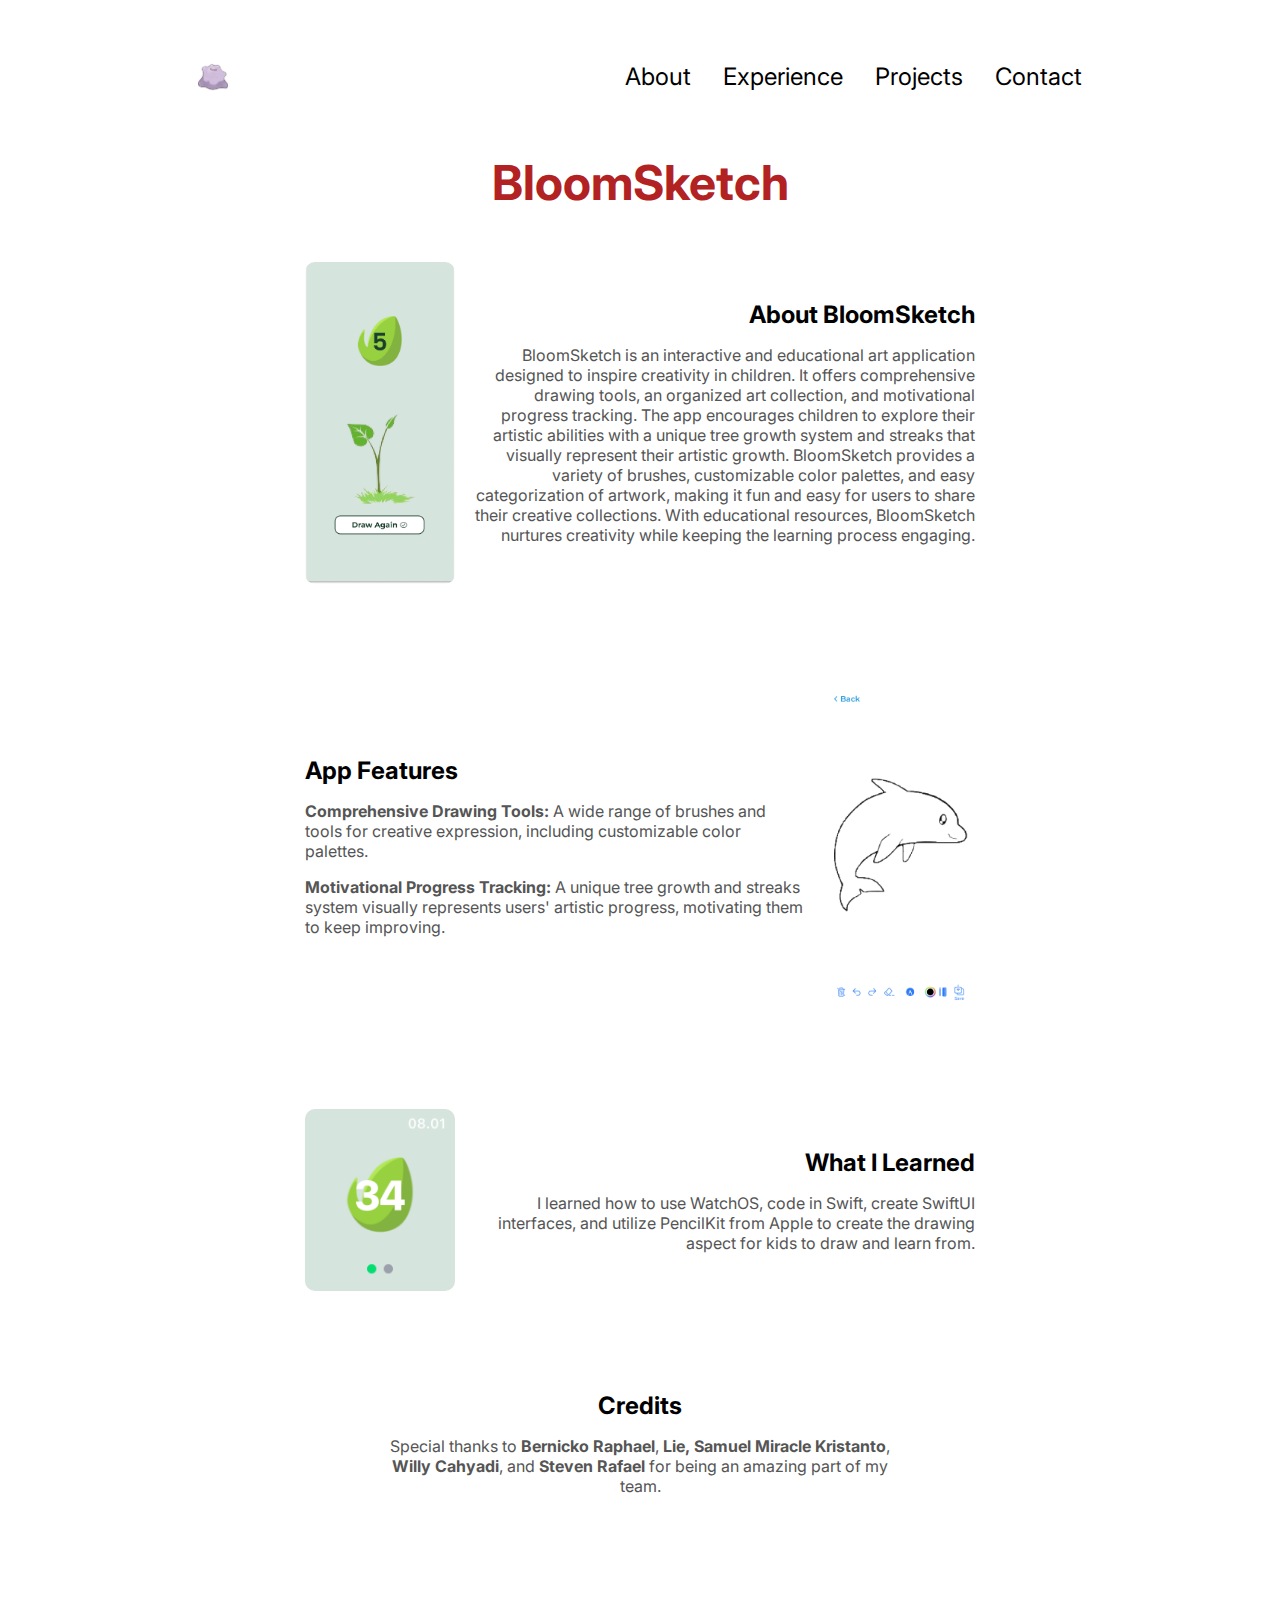
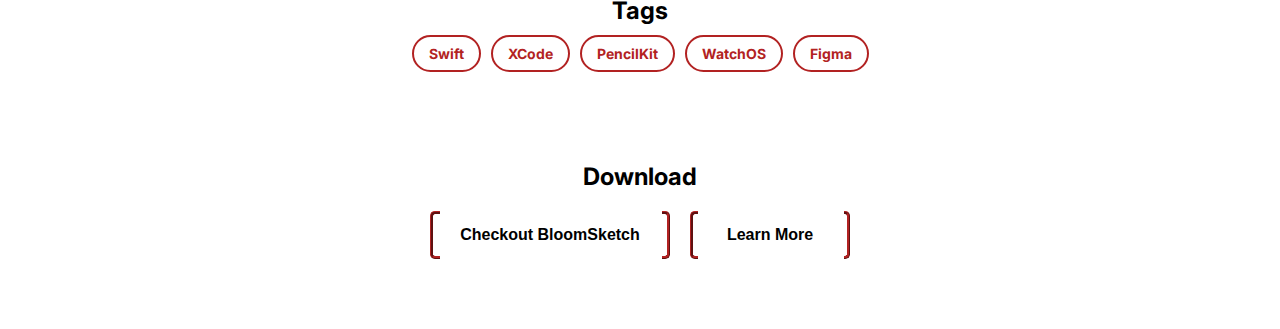
<file: BloomSketch.html>
<!DOCTYPE html>
<html lang="en">
  <head>
    <meta charset="UTF-8" />
    <meta name="viewport" content="width=device-width, initial-scale=1.0" />
    <title>BloomSketch</title>
    <link rel="icon" type="image/png" sizes="32x32" href="/favicon-32x32.png" />
    <style>
      @import url("https://fonts.googleapis.com/css2?family=Inter:ital,opsz,wght@0,14..32,100..900;1,14..32,100..900&display=swap");
      * {
        margin: 0;
        padding: 0;
        box-sizing: border-box;
      }
      .title {
        font-size: 3rem;
        text-align: center;
        color: firebrick;
        margin-top: 0;
      }
      .exploreMy {
        text-align: center;
        font-size: 1rem;
        margin-top: 5rem;
      }
      body {
        font-family: "Inter", serif;
      }
      html {
        scroll-behavior: smooth;
      }
      p {
        margin-top: 1rem;
        color: rgb(85, 85, 85);
      }
      nav,
      .nav-links {
        display: flex;
      }
      nav {
        justify-content: space-around;
        align-items: center;
        height: 17vh;
      }
      .nav-links {
        gap: 2rem;
        list-style: none;
        font-size: 1.5rem;
      }
      a {
        color: black;
        text-decoration: none;
        text-decoration-color: white;
      }
      a:hover {
        color: firebrick;
        text-decoration: underline;
        text-underline-offset: 1rem;
        text-decoration-color: firebrick;
      }
      .logo:hover {
        cursor: default;
      }
      .logo img {
        display: block;
        width: 30px;
        height: auto;
      }
      .content {
        display: flex;
        align-items: center;
        justify-content: center;
        gap: 20px;
        padding: 50px;
        max-width: 900px;
        margin: auto;
      }
      .content img {
        width: 300px;
        height: auto;
        border-radius: 10px;
      }
      .content-text-left {
        max-width: 500px;
        text-align: left;
      }
      .content-text-right {
        max-width: 500px;
        text-align: right;
      }
      .content-text {
        max-width: 500px;
        text-align: center;
      }
      .footer {
        text-align: center;
        padding: 20px;
        margin-top: 20px;
        margin-bottom: 50px;
      }
      button {
        margin-top: 20px;
        width: 15em;
        position: relative;
        height: 3em;
        border: 3px ridge firebrick;
        outline: none;
        background-color: transparent;
        color: black;
        transition: 1s;
        border-radius: 0.3em;
        font-size: 16px;
        font-weight: bold;
        cursor: pointer;
      }
      .btn-container .btn-color-1 {
        width: 15em; /* The first button will be 15em wide */
      }

      .btn-container .btn-color-2 {
        width: 10em; /* The second button will be 10em wide */
      }

      button::after {
        content: "";
        position: absolute;
        top: -10px;
        left: 3%;
        width: 95%;
        height: 40%;
        background-color: white;
        transition: 0.5s;
        transform-origin: center;
      }

      button::before {
        content: "";
        transform-origin: center;
        position: absolute;
        top: 80%;
        left: 3%;
        width: 95%;
        height: 40%;
        background-color: white;
        transition: 0.5s;
      }

      button:hover::before,
      button:hover::after {
        transform: scale(0);
      }

      button:hover {
        box-shadow: inset 0px 0px 25px snow;
      }
      .btn-container {
        display: flex;
        gap: 20px; /* Adjust the space between buttons */
        justify-content: center; /* Centers buttons horizontally */
      }
      .cred {
        color: rgb(85, 85, 85);
        font-weight: bold;
        text-decoration: none;
        text-decoration-color: white;
      }
      .cred:hover {
        color: firebrick;
        text-decoration: none;
      }
      .tags {
        display: flex;
        justify-content: center;
        flex-wrap: wrap;
        gap: 10px;
        margin-top: 10px;
      }

      .tags span {
        display: inline-block;
        padding: 8px 15px;
        border: 2px solid firebrick;
        border-radius: 50px;
        color: firebrick;
        font-weight: bold;
        font-size: 14px;
        text-align: center;
        transition: 0.3s;
      }

      .tags span:hover {
        background-color: firebrick;
        color: white;
        cursor: pointer;
      }
      img {
        max-width: 150px; /* Reduce image width */
        height: auto;
      }
      #mobile-nav {
        display: none;
      }
    </style>
    <link rel="stylesheet" href="responsive.css" />

  </head>
  <body>
    <nav id="desktop-nav">
      <div class="logo">
        <a href="index.html"><img src="./assets/about.png" alt="" /></a>
      </div>
      <div>
        <ul class="nav-links">
          <li><a href="index.html#about">About</a></li>
          <li><a href="index.html#experience">Experience</a></li>
          <li><a href="index.html#projects">Projects</a></li>
          <li><a href="index.html#contact">Contact</a></li>
        </ul>
      </div>
    </nav>
    <nav id="mobile-nav">
      <div class="logo">
        <a href="index.html"><img src="./assets/about.png" alt="" /></a>
      </div>
      <div class="hamburger-menu" onclick="toggleMenu()">
        <div class="hamburger-icon">
          <span></span>
          <span></span>
          <span></span>
        </div>
      </div>
      <div class="menu-links" id="navLinks">
        <ul>
          <li><a href="index.html#about">About</a></li>
          <li><a href="index.html#experience">Experience</a></li>
          <li><a href="index.html#projects">Projects</a></li>
          <li><a href="index.html#contact">Contact</a></li>
        </ul>
      </div>
    </nav>
    <h1 class="title">BloomSketch</h1>
    <div class="content">
      <img src="./assets/bloom.jpg" alt="Nusantara Kafe" />
      <div class="content-text-right">
        <h2>About BloomSketch</h2>
        <p>
          BloomSketch is an interactive and educational art application designed
          to inspire creativity in children. It offers comprehensive drawing
          tools, an organized art collection, and motivational progress
          tracking. The app encourages children to explore their artistic
          abilities with a unique tree growth system and streaks that visually
          represent their artistic growth. BloomSketch provides a variety of
          brushes, customizable color palettes, and easy categorization of
          artwork, making it fun and easy for users to share their creative
          collections. With educational resources, BloomSketch nurtures
          creativity while keeping the learning process engaging.
        </p>
      </div>
    </div>
    <div class="content">
      <div class="content-text-left">
        <h2>App Features</h2>
        <p>
          <strong>Comprehensive Drawing Tools:</strong> A wide range of brushes
          and tools for creative expression, including customizable color
          palettes.
        </p>
        <p>
          <strong>Motivational Progress Tracking:</strong> A unique tree growth
          and streaks system visually represents users' artistic progress,
          motivating them to keep improving.
        </p>
      </div>
      <img src="./assets/bloom1.jpg" alt="Nusantara Kafe" />
    </div>
    <div class="content">
      <img src="./assets/bloom2.png" alt="Nusantara Kafe" />
      <div class="content-text-right">
        <h2>What I Learned</h2>
        <p>
          I learned how to use WatchOS, code in Swift, create SwiftUI
          interfaces, and utilize PencilKit from Apple to create the drawing
          aspect for kids to draw and learn from.
        </p>
      </div>
    </div>
    <div class="content">
      <div class="content-text">
        <h2>Credits</h2>
        <p>
          Special thanks to
          <a
            href="https://www.linkedin.com/in/bernicko-rphl-25474524b/"
            class="cred"
            >Bernicko Raphael</a
          >,
          <a href="https://www.linkedin.com/in/samuelmiracle/" class="cred"
            >Lie, Samuel Miracle Kristanto</a
          >,
          <a href="https://www.linkedin.com/in/wcahyadi/" class="cred"
            >Willy Cahyadi</a
          >, and
          <a href="#" class="cred">Steven Rafael</a>
          for being an amazing part of my team.
        </p>
      </div>
    </div>
    <div class="content">
      <div class="content-text">
        <h2>Tags</h2>
        <div class="tags">
          <span>Swift</span>
          <span>XCode</span>
          <span>PencilKit</span>
          <span>WatchOS</span>
          <span>Figma</span>
        </div>
      </div>
    </div>
    <div class="footer">
      <h2>Download</h2>
      <div class="btn-container">
        <button
          class="btn btn-color-1"
          onclick="window.open('https://github.com/HDWKG/BloomSketch')"
        >
          Checkout BloomSketch
        </button>
        <button
          class="btn btn-color-2"
          onclick="window.open('https://www.canva.com/design/DAGHRNvWomc/F2onbivy9OD12TfoIEKNQg/view?utm_content=DAGHRNvWomc&utm_campaign=designshare&utm_medium=link2&utm_source=uniquelinks&utlId=hb6db73e544')"
        >
          Learn More
        </button>
      </div>
    </div>
  </body>
  <script src="script.js"></script>
</html>
</file>
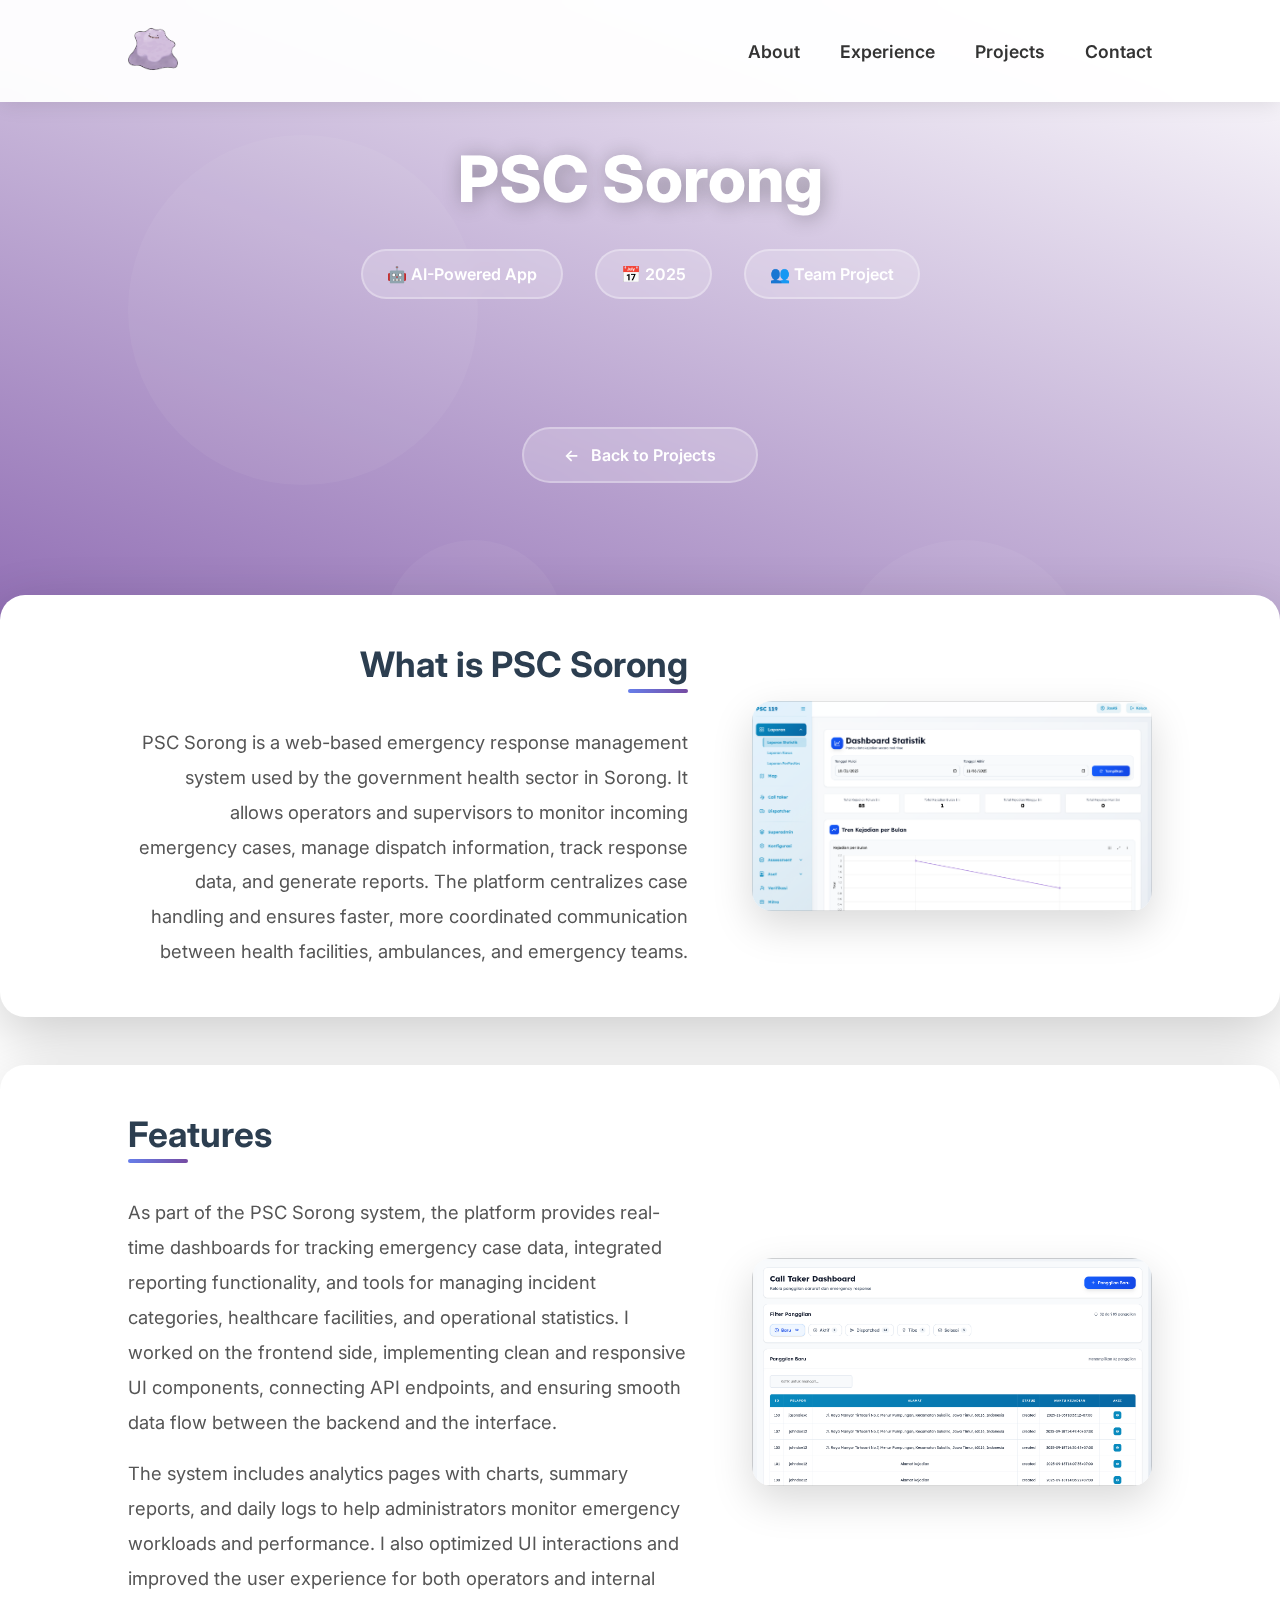
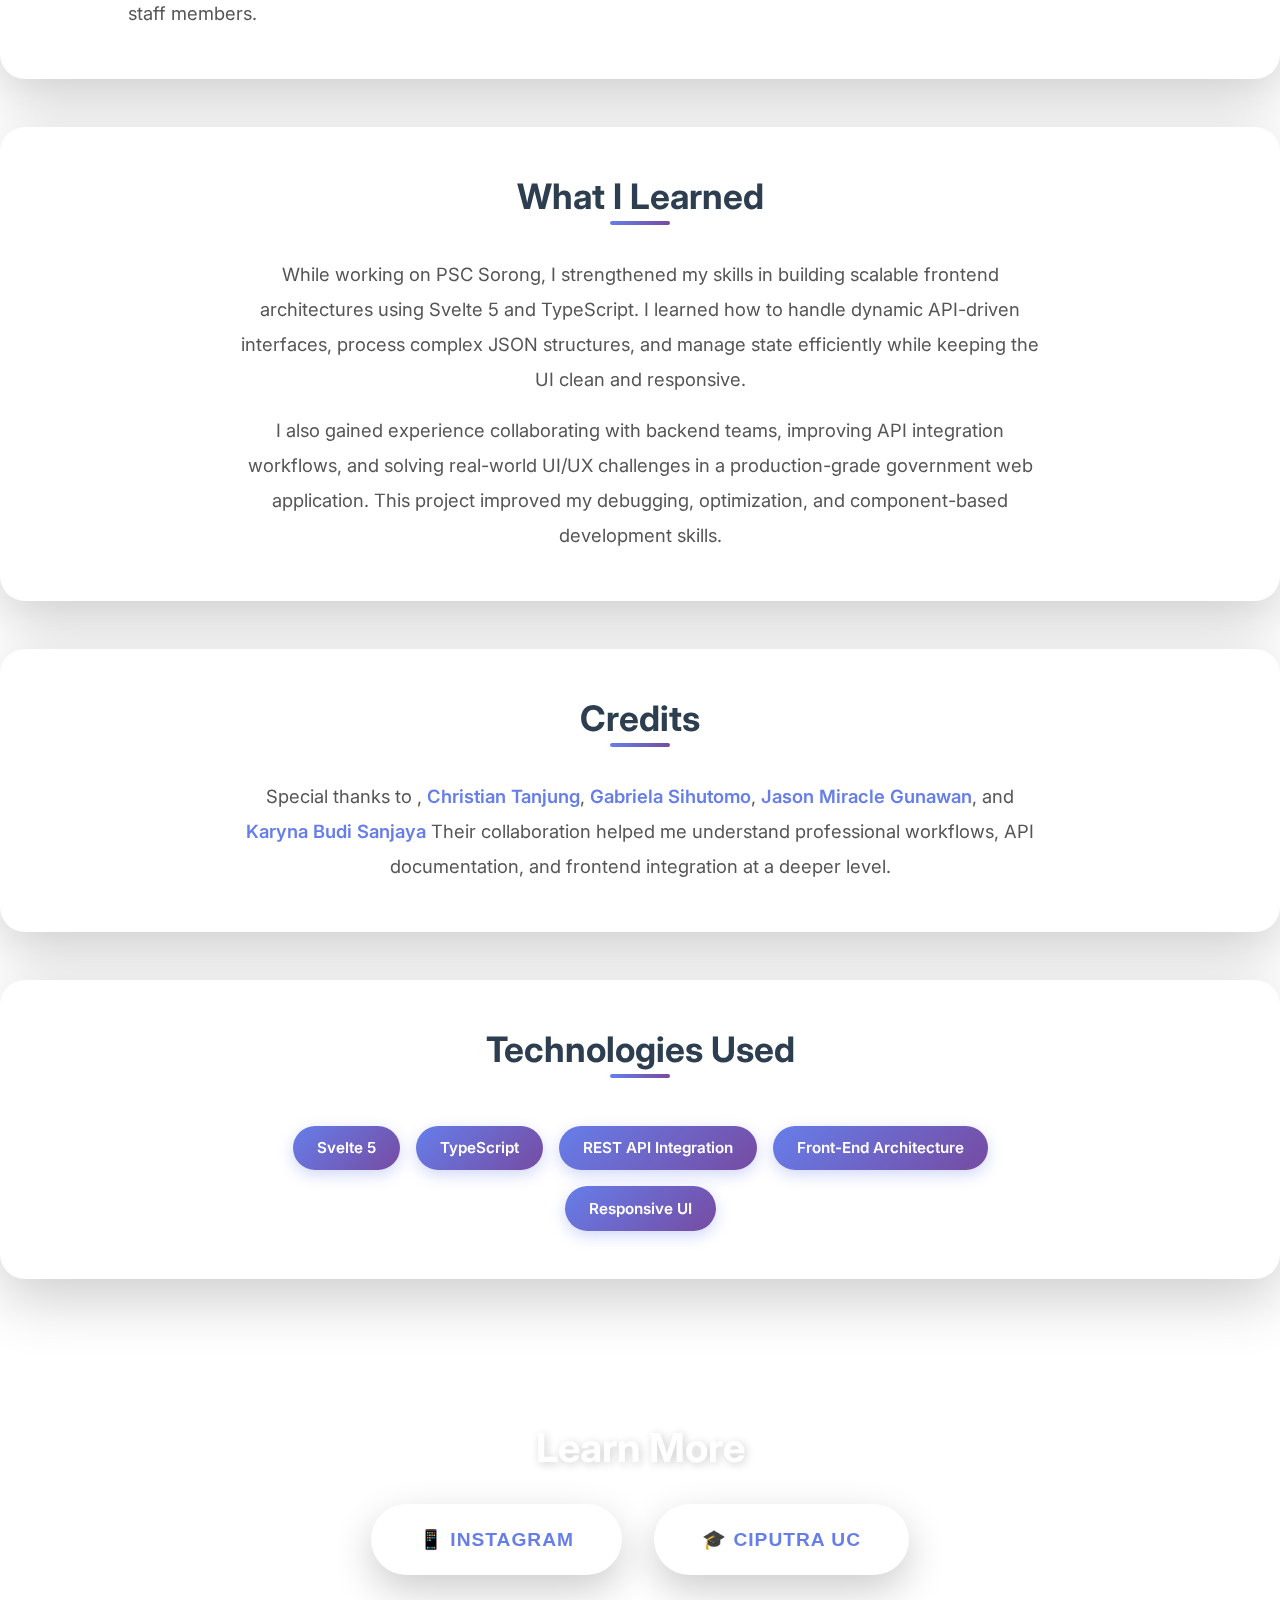
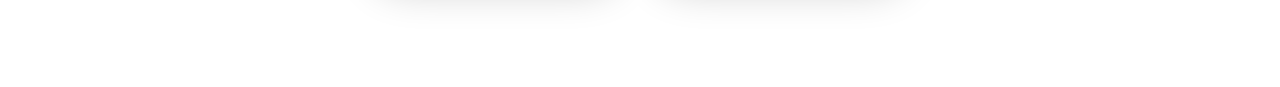
<file: crossnet.html>
<!DOCTYPE html>
<html lang="en">
  <head>
    <meta charset="UTF-8" />
    <meta name="viewport" content="width=device-width, initial-scale=1.0" />
    <link rel="icon" type="image/png" sizes="32x32" href="/favicon-32x32.png" />
    <title>PSC Sorong - Nathan Darrell</title>
    <style>
      @import url("https://fonts.googleapis.com/css2?family=Inter:wght@300;400;500;600;700;800&display=swap");

      * {
        margin: 0;
        padding: 0;
        box-sizing: border-box;
      }

      body {
        font-family: "Inter", sans-serif;
        background: linear-gradient(200deg, white 0%, #764ba2 100%);
        background-attachment: fixed;
        color: #333;
        overflow-x: hidden;
      }

      html {
        scroll-behavior: smooth;
      }

      /* Animated Background */
      .bg-decoration {
        position: fixed;
        width: 100%;
        height: 100%;
        top: 0;
        left: 0;
        z-index: 0;
        pointer-events: none;
      }

      .circle {
        position: absolute;
        border-radius: 50%;
        background: rgba(255, 255, 255, 0.05);
        animation: float 20s infinite;
      }

      .circle-1 {
        width: 350px;
        height: 350px;
        top: 15%;
        left: 10%;
        animation-delay: 0s;
      }

      .circle-2 {
        width: 250px;
        height: 250px;
        top: 60%;
        right: 15%;
        animation-delay: 7s;
      }

      .circle-3 {
        width: 180px;
        height: 180px;
        bottom: 20%;
        left: 30%;
        animation-delay: 14s;
      }

      @keyframes float {
        0%,
        100% {
          transform: translateY(0) scale(1);
          opacity: 0.3;
        }
        50% {
          transform: translateY(-30px) scale(1.1);
          opacity: 0.6;
        }
      }

      /* Navigation */
      nav {
        display: flex;
        justify-content: space-between;
        align-items: center;
        padding: 1.5rem 10%;
        background: rgba(255, 255, 255, 0.95);
        backdrop-filter: blur(10px);
        box-shadow: 0 2px 20px rgba(0, 0, 0, 0.1);
        position: fixed;
        top: 0;
        width: 100%;
        z-index: 1000;
        transition: all 0.3s ease;
      }

      .logo img {
        height: 50px;
        width: auto;
        transition: transform 0.3s ease;
        cursor: pointer;
      }

      .logo img:hover {
        transform: rotate(360deg);
      }

      .nav-links {
        display: flex;
        list-style: none;
        gap: 2.5rem;
      }

      .nav-links a {
        text-decoration: none;
        color: #333;
        font-weight: 600;
        font-size: 1.1rem;
        transition: all 0.3s ease;
        position: relative;
        padding: 0.5rem 0;
      }

      .nav-links a::after {
        content: "";
        position: absolute;
        width: 0;
        height: 3px;
        bottom: 0;
        left: 50%;
        background: linear-gradient(90deg, #667eea, #764ba2);
        transition: all 0.3s ease;
        transform: translateX(-50%);
        border-radius: 2px;
      }

      .nav-links a:hover::after {
        width: 100%;
      }

      .nav-links a:hover {
        color: #667eea;
      }

      /* Mobile Navigation */
      #mobile-nav {
        display: none;
      }

      .hamburger-menu {
        position: relative;
      }

      .hamburger-icon {
        display: flex;
        flex-direction: column;
        justify-content: space-between;
        height: 24px;
        width: 30px;
        cursor: pointer;
      }

      .hamburger-icon span {
        width: 100%;
        height: 3px;
        background-color: #333;
        transition: all 0.3s ease-in-out;
        border-radius: 2px;
      }

      .hamburger-icon.open span:nth-child(1) {
        transform: rotate(45deg) translate(8px, 8px);
      }

      .hamburger-icon.open span:nth-child(2) {
        opacity: 0;
      }

      .hamburger-icon.open span:nth-child(3) {
        transform: rotate(-45deg) translate(8px, -8px);
      }

      .menu-links {
        position: absolute;
        top: 100%;
        right: 0;
        background: rgba(255, 255, 255, 0.98);
        backdrop-filter: blur(10px);
        width: 250px;
        max-height: 0;
        overflow: hidden;
        transition: max-height 0.3s ease-in-out;
        box-shadow: 0 8px 25px rgba(0, 0, 0, 0.15);
        border-radius: 10px;
        margin-top: 10px;
      }

      .menu-links.open {
        max-height: 400px;
      }

      .menu-links ul {
        list-style: none;
        padding: 1rem 0;
      }

      .menu-links li {
        padding: 1rem 2rem;
        border-bottom: 1px solid rgba(0, 0, 0, 0.05);
      }

      .menu-links li:last-child {
        border-bottom: none;
      }

      .menu-links a {
        text-decoration: none;
        color: #333;
        font-size: 1.1rem;
        font-weight: 500;
        transition: color 0.3s ease;
      }

      .menu-links a:hover {
        color: #667eea;
      }

      /* Hero Section */
      .hero {
        padding-top: 140px;
        text-align: center;
        position: relative;
        z-index: 1;
        margin-bottom: 4rem;
        animation: fadeInDown 1s ease;
      }

      @keyframes fadeInDown {
        from {
          opacity: 0;
          transform: translateY(-30px);
        }
        to {
          opacity: 1;
          transform: translateY(0);
        }
      }

      .title {
        font-size: 4rem;
        color: white;
        font-weight: 800;
        text-shadow: 2px 2px 20px rgba(0, 0, 0, 0.3);
        margin-bottom: 1rem;
      }

      .project-meta {
        display: flex;
        justify-content: center;
        gap: 2rem;
        margin-top: 2rem;
        flex-wrap: wrap;
      }

      .meta-item {
        background: rgba(255, 255, 255, 0.2);
        backdrop-filter: blur(10px);
        padding: 0.8rem 1.5rem;
        border-radius: 30px;
        color: white;
        font-weight: 600;
        border: 2px solid rgba(255, 255, 255, 0.3);
      }

      /* Content Sections */
      .content {
        display: flex;
        align-items: center;
        justify-content: center;
        gap: 4rem;
        padding: 3rem 10%;
        max-width: 1400px;
        margin: 3rem auto;
        background: white;
        border-radius: 25px;
        box-shadow: 0 20px 60px rgba(0, 0, 0, 0.2);
        position: relative;
        z-index: 1;
        animation: fadeInUp 0.8s ease;
      }

      @keyframes fadeInUp {
        from {
          opacity: 0;
          transform: translateY(30px);
        }
        to {
          opacity: 1;
          transform: translateY(0);
        }
      }

      .content:nth-child(even) {
        flex-direction: row-reverse;
      }

      .content img {
        width: 400px;
        height: auto;
        border-radius: 20px;
        box-shadow: 0 15px 40px rgba(0, 0, 0, 0.15);
        transition: transform 0.4s ease;
      }

      .content img:hover {
        transform: scale(1.05) rotate(-2deg);
      }

      .content-text-left,
      .content-text-right,
      .content-text {
        max-width: 600px;
      }

      .content-text-left {
        text-align: left;
      }

      .content-text-right {
        text-align: right;
      }

      .content-text {
        text-align: center;
        max-width: 800px;
      }

      .content h2 {
        font-size: 2.2rem;
        color: #2c3e50;
        margin-bottom: 1.5rem;
        position: relative;
        display: inline-block;
      }

      .content-text-left h2::after,
      .content-text-right h2::after {
        content: "";
        position: absolute;
        bottom: -8px;
        width: 60px;
        height: 4px;
        background: linear-gradient(90deg, #667eea, #764ba2);
        border-radius: 2px;
      }

      .content-text-left h2::after {
        left: 0;
      }

      .content-text-right h2::after {
        right: 0;
      }

      .content-text h2::after {
        content: "";
        position: absolute;
        bottom: -8px;
        left: 50%;
        transform: translateX(-50%);
        width: 60px;
        height: 4px;
        background: linear-gradient(90deg, #667eea, #764ba2);
        border-radius: 2px;
      }

      .content p {
        font-size: 1.15rem;
        line-height: 1.9;
        color: #555;
        margin-top: 1rem;
      }

      /* Tags Section */
      .tags {
        display: flex;
        justify-content: center;
        flex-wrap: wrap;
        gap: 1rem;
        margin-top: 2rem;
      }

      .tags span {
        display: inline-block;
        padding: 0.8rem 1.5rem;
        background: linear-gradient(135deg, #667eea, #764ba2);
        border-radius: 30px;
        color: white;
        font-weight: 600;
        font-size: 0.95rem;
        transition: all 0.3s ease;
        box-shadow: 0 5px 15px rgba(102, 126, 234, 0.3);
        cursor: pointer;
      }

      .tags span:hover {
        transform: translateY(-5px);
        box-shadow: 0 10px 25px rgba(102, 126, 234, 0.5);
      }

      /* Credits Links */
      .cred {
        color: #667eea;
        font-weight: 600;
        text-decoration: none;
        transition: all 0.3s ease;
        position: relative;
      }

      .cred::after {
        content: "";
        position: absolute;
        width: 0;
        height: 2px;
        bottom: -2px;
        left: 0;
        background: linear-gradient(90deg, #667eea, #764ba2);
        transition: width 0.3s ease;
      }

      .cred:hover::after {
        width: 100%;
      }

      .cred:hover {
        color: #764ba2;
      }

      /* Footer/Download Section */
      .footer {
        text-align: center;
        padding: 4rem 2rem;
        margin: 5rem auto 3rem;
        position: relative;
        z-index: 1;
      }

      .footer h2 {
        color: white;
        font-size: 2.5rem;
        margin-bottom: 2rem;
        text-shadow: 2px 2px 10px rgba(0, 0, 0, 0.2);
      }

      .btn-container {
        display: flex;
        gap: 2rem;
        justify-content: center;
        flex-wrap: wrap;
        margin-top: 2rem;
      }

      .download-btn {
        padding: 1.5rem 3rem;
        background: white;
        color: #667eea;
        border: none;
        border-radius: 50px;
        font-size: 1.2rem;
        font-weight: 700;
        cursor: pointer;
        transition: all 0.4s ease;
        box-shadow: 0 15px 40px rgba(0, 0, 0, 0.2);
        text-transform: uppercase;
        letter-spacing: 1px;
        position: relative;
        overflow: hidden;
      }

      .download-btn::before {
        content: "";
        position: absolute;
        top: 50%;
        left: 50%;
        width: 0;
        height: 0;
        background: linear-gradient(135deg, #667eea, #764ba2);
        border-radius: 50%;
        transform: translate(-50%, -50%);
        transition: width 0.6s, height 0.6s;
        z-index: -1;
      }

      .download-btn:hover::before {
        width: 400px;
        height: 400px;
      }

      .download-btn:hover {
        color: white;
        transform: translateY(-5px);
        box-shadow: 0 20px 50px rgba(0, 0, 0, 0.3);
      }

      /* Back Button */
      .back-btn {
        display: inline-block;
        margin: 2rem auto;
        padding: 1rem 2.5rem;
        background: rgba(255, 255, 255, 0.2);
        backdrop-filter: blur(10px);
        color: white;
        text-decoration: none;
        border-radius: 50px;
        font-weight: 600;
        transition: all 0.3s ease;
        border: 2px solid rgba(255, 255, 255, 0.3);
      }

      .back-btn:hover {
        background: white;
        color: #667eea;
        transform: translateY(-3px);
      }

      .back-btn::before {
        content: "← ";
        margin-right: 0.5rem;
      }

      .back-container {
        text-align: center;
        padding: 2rem 0;
      }

      /* Responsive Design */
      @media screen and (max-width: 768px) {
        #desktop-nav {
          display: none;
        }

        #mobile-nav {
          display: flex;
        }

        nav {
          padding: 1.5rem 5%;
        }

        .hero {
          padding-top: 120px;
          margin-bottom: 2rem;
        }

        .title {
          font-size: 2.5rem;
        }

        .project-meta {
          gap: 1rem;
        }

        .meta-item {
          font-size: 0.9rem;
          padding: 0.6rem 1.2rem;
        }

        .content {
          flex-direction: column !important;
          padding: 2rem 5%;
          gap: 2rem;
          margin: 2rem auto;
        }

        .content img {
          width: 100%;
          max-width: 350px;
        }

        .content-text-left,
        .content-text-right {
          text-align: center;
        }

        .content-text-left h2::after,
        .content-text-right h2::after {
          left: 50%;
          transform: translateX(-50%);
        }

        .content h2 {
          font-size: 1.8rem;
        }

        .content p {
          font-size: 1.05rem;
        }

        .tags {
          gap: 0.8rem;
        }

        .tags span {
          font-size: 0.85rem;
          padding: 0.6rem 1.2rem;
        }

        .footer h2 {
          font-size: 2rem;
        }

        .download-btn {
          font-size: 1rem;
          padding: 1.2rem 2.5rem;
        }

        .btn-container {
          gap: 1rem;
        }
      }

      @media screen and (max-width: 480px) {
        .title {
          font-size: 2rem;
        }

        .content h2 {
          font-size: 1.5rem;
        }

        .content p {
          font-size: 0.95rem;
        }

        .download-btn {
          font-size: 0.9rem;
          padding: 1rem 2rem;
        }
      }
    </style>
  </head>
  <body>
    <!-- Background Decoration -->
    <div class="bg-decoration">
      <div class="circle circle-1"></div>
      <div class="circle circle-2"></div>
      <div class="circle circle-3"></div>
    </div>

    <!-- Desktop Navigation -->
    <nav id="desktop-nav">
      <div class="logo">
        <a href="index.html"><img src="./assets/about.png" alt="Logo" /></a>
      </div>
      <div>
        <ul class="nav-links">
          <li><a href="index.html#about">About</a></li>
          <li><a href="index.html#experience">Experience</a></li>
          <li><a href="index.html#projects">Projects</a></li>
          <li><a href="index.html#contact">Contact</a></li>
        </ul>
      </div>
    </nav>

    <!-- Mobile Navigation -->
    <nav id="mobile-nav">
      <div class="logo">
        <a href="index.html"><img src="./assets/about.png" alt="Logo" /></a>
      </div>
      <div class="hamburger-menu">
        <div class="hamburger-icon" onclick="toggleMenu()">
          <span></span>
          <span></span>
          <span></span>
        </div>
        <div class="menu-links" id="navLinks">
          <ul>
            <li><a href="index.html#about" onclick="toggleMenu()">About</a></li>
            <li>
              <a href="index.html#experience" onclick="toggleMenu()"
                >Experience</a
              >
            </li>
            <li>
              <a href="index.html#projects" onclick="toggleMenu()">Projects</a>
            </li>
            <li>
              <a href="index.html#contact" onclick="toggleMenu()">Contact</a>
            </li>
          </ul>
        </div>
      </div>
    </nav>

    <!-- Hero Section -->
    <div class="hero">
      <h1 class="title">PSC Sorong</h1>
      <div class="project-meta">
        <span class="meta-item">🤖 AI-Powered App</span>
        <span class="meta-item">📅 2025</span>
        <span class="meta-item">👥 Team Project</span>
      </div>
    </div>

    <!-- Back Button -->
    <div class="back-container">
      <a href="projects.html" class="back-btn">Back to Projects</a>
    </div>

    <!-- Content Sections -->
    <div class="content">
      <img src="./assets/crossnet2.png" alt="crossnet 2" />
      <div class="content-text-right">
        <h2>What is PSC Sorong</h2>
        <p>
          PSC Sorong is a web-based emergency response management system used by
          the government health sector in Sorong. It allows operators and
          supervisors to monitor incoming emergency cases, manage dispatch
          information, track response data, and generate reports. The platform
          centralizes case handling and ensures faster, more coordinated
          communication between health facilities, ambulances, and emergency
          teams.
        </p>
      </div>
    </div>

    <div class="content">
      <div class="content-text-left">
        <h2>Features</h2>
        <p>
          As part of the PSC Sorong system, the platform provides real-time
          dashboards for tracking emergency case data, integrated reporting
          functionality, and tools for managing incident categories, healthcare
          facilities, and operational statistics. I worked on the frontend side,
          implementing clean and responsive UI components, connecting API
          endpoints, and ensuring smooth data flow between the backend and the
          interface.
        </p>
        <p>
          The system includes analytics pages with charts, summary reports, and
          daily logs to help administrators monitor emergency workloads and
          performance. I also optimized UI interactions and improved the user
          experience for both operators and internal staff members.
        </p>
      </div>
      <img src="./assets/crossnet1.png" alt="crossnet1" />
    </div>

    <div class="content">
      <div class="content-text">
        <h2>What I Learned</h2>
        <p>
          While working on PSC Sorong, I strengthened my skills in building
          scalable frontend architectures using Svelte 5 and TypeScript. I
          learned how to handle dynamic API-driven interfaces, process complex
          JSON structures, and manage state efficiently while keeping the UI
          clean and responsive.
        </p>
        <p>
          I also gained experience collaborating with backend teams, improving
          API integration workflows, and solving real-world UI/UX challenges in
          a production-grade government web application. This project improved
          my debugging, optimization, and component-based development skills.
        </p>
      </div>
    </div>

    <div class="content">
      <div class="content-text">
        <h2>Credits</h2>
        <p>
          Special thanks to
          <a
            href="https://www.linkedin.com/in/gerald-lienardi-502427256/"
            class="cred"
            ></a
          >,
          <a
            href="https://www.linkedin.com/in/christian-tanjung-79a09b257/"
            class="cred"
            >Christian Tanjung</a
          >,
          <a href="https://www.linkedin.com/in/gabriela-sihutomo/" class="cred"
            >Gabriela Sihutomo</a
          >,
          <a
            href="https://www.linkedin.com/in/jason-miracle-gunawan-515961256/"
            class="cred"
            >Jason Miracle Gunawan</a
          >, and
          <a href="https://www.linkedin.com/in/karyna-sanjaya/" class="cred"
            >Karyna Budi Sanjaya</a
          >
          Their collaboration helped me understand professional workflows, API
          documentation, and frontend integration at a deeper level.
        </p>
      </div>
    </div>

    <div class="content">
      <div class="content-text">
        <h2>Technologies Used</h2>
        <div class="tags">
          <span>Svelte 5</span>
          <span>TypeScript</span>
          <span>REST API Integration</span>
          <span>Front-End Architecture</span>
          <span>Responsive UI</span>
        </div>
      </div>
    </div>

    <!-- Learn More Section -->
    <div class="footer">
      <h2>Learn More</h2>
      <div class="btn-container">
        <button
          class="download-btn"
          onclick="window.open('https://www.instagram.com/reel/DDLgmkYyoZi/?igsh=MXQybGttY3l5ZHNpdg==')"
        >
          📱 Instagram
        </button>
        <button
          class="download-btn"
          onclick="window.open('https://www.ciputra.ac.id/presentea-aplikasi-presentasi-berbasis-ai-karya-mahasiswa-informatika-uc/')"
        >
          🎓 Ciputra UC
        </button>
      </div>
    </div>

    <script>
      function toggleMenu() {
        const menu = document.getElementById("navLinks");
        const icon = document.querySelector(".hamburger-icon");
        menu.classList.toggle("open");
        icon.classList.toggle("open");
      }

      // Add scroll effect to navbar
      window.addEventListener("scroll", function () {
        const nav = document.querySelector("nav");
        if (window.scrollY > 50) {
          nav.style.padding = "1rem 10%";
        } else {
          nav.style.padding = "1.5rem 10%";
        }
      });

      // Intersection Observer for fade-in animations
      const observer = new IntersectionObserver(
        (entries) => {
          entries.forEach((entry) => {
            if (entry.isIntersecting) {
              entry.target.style.opacity = "1";
              entry.target.style.transform = "translateY(0)";
            }
          });
        },
        { threshold: 0.1 }
      );

      document.querySelectorAll(".content").forEach((el) => {
        observer.observe(el);
      });
    </script>
  </body>
</html>
</file>
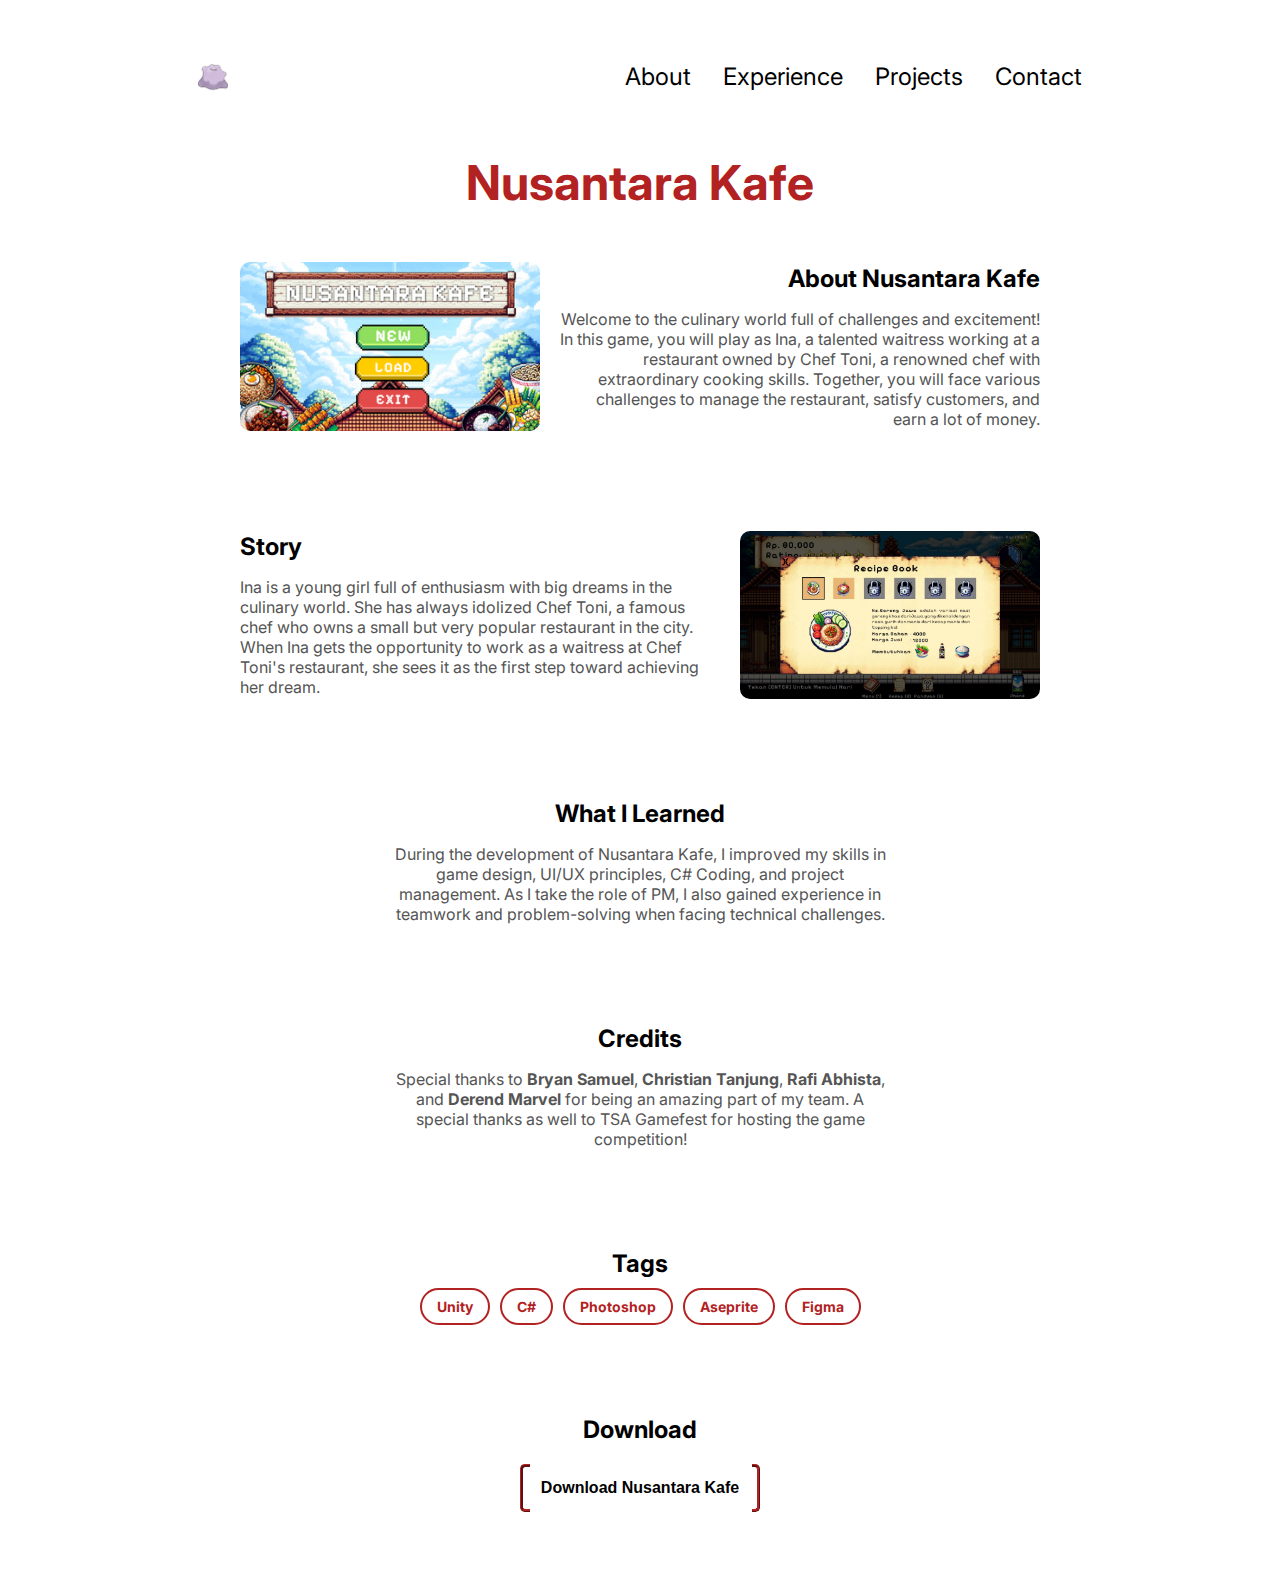
<file: NusantaraKafe.html>
<!DOCTYPE html>
<html lang="en">
  <head>
    <meta charset="UTF-8" />
    <meta name="viewport" content="width=device-width, initial-scale=1.0" />
    <link rel="icon" type="image/png" sizes="32x32" href="/favicon-32x32.png" />
    <title>Nusantara Kafe</title>
    <style>
      @import url("https://fonts.googleapis.com/css2?family=Inter:ital,opsz,wght@0,14..32,100..900;1,14..32,100..900&display=swap");
      * {
        margin: 0;
        padding: 0;
        box-sizing: border-box;
      }
      .title {
        font-size: 3rem;
        text-align: center;
        color: firebrick;
        margin-top: 0;
      }
      .exploreMy {
        text-align: center;
        font-size: 1rem;
        margin-top: 5rem;
      }
      body {
        font-family: "Inter", serif;
      }
      html {
        scroll-behavior: smooth;
      }
      p {
        margin-top: 1rem;
        color: rgb(85, 85, 85);
      }
      nav,
      .nav-links {
        display: flex;
      }
      nav {
        justify-content: space-around;
        align-items: center;
        height: 17vh;
      }
      .nav-links {
        gap: 2rem;
        list-style: none;
        font-size: 1.5rem;
      }
      a {
        color: black;
        text-decoration: none;
        text-decoration-color: white;
      }
      a:hover {
        color: firebrick;
        text-decoration: underline;
        text-underline-offset: 1rem;
        text-decoration-color: firebrick;
      }
      .logo:hover {
        cursor: default;
      }
      .logo img {
        display: block;
        width: 30px;
        height: auto;
      }
      .content {
        display: flex;
        align-items: center;
        justify-content: center;
        gap: 20px;
        padding: 50px;
        max-width: 900px;
        margin: auto;
      }
      .content img {
        width: 300px;
        height: auto;
        border-radius: 10px;
      }
      .content-text-left {
        max-width: 500px;
        text-align: left;
      }
      .content-text-right {
        max-width: 500px;
        text-align: right;
      }
      .content-text {
        max-width: 500px;
        text-align: center;
      }
      .footer {
        text-align: center;
        padding: 20px;
        margin-top: 20px;
        margin-bottom: 50px;
      }
      button {
        margin-top: 20px;
        width: 15em;
        position: relative;
        height: 3em;
        border: 3px ridge firebrick;
        outline: none;
        background-color: transparent;
        color: black;
        transition: 1s;
        border-radius: 0.3em;
        font-size: 16px;
        font-weight: bold;
        cursor: pointer;
      }

      button::after {
        content: "";
        position: absolute;
        top: -10px;
        left: 3%;
        width: 95%;
        height: 40%;
        background-color: white;
        transition: 0.5s;
        transform-origin: center;
      }

      button::before {
        content: "";
        transform-origin: center;
        position: absolute;
        top: 80%;
        left: 3%;
        width: 95%;
        height: 40%;
        background-color: white;
        transition: 0.5s;
      }

      button:hover::before,
      button:hover::after {
        transform: scale(0);
      }

      button:hover {
        box-shadow: inset 0px 0px 25px snow;
      }
      .btn-container {
        display: flex;
        gap: 20px; /* Adjust the space between buttons */
        justify-content: center; /* Centers buttons horizontally */
      }
      .cred {
        color: rgb(85, 85, 85);
        font-weight: bold;
        text-decoration: none;
        text-decoration-color: white;
      }
      .cred:hover {
        color: firebrick;
        text-decoration: none;
      }
      .tags {
        display: flex;
        justify-content: center;
        flex-wrap: wrap;
        gap: 10px;
        margin-top: 10px;
      }

      .tags span {
        display: inline-block;
        padding: 8px 15px;
        border: 2px solid firebrick;
        border-radius: 50px;
        color: firebrick;
        font-weight: bold;
        font-size: 14px;
        text-align: center;
        transition: 0.3s;
      }

      .tags span:hover {
        background-color: firebrick;
        color: white;
        cursor: pointer;
      }
      #mobile-nav {
        display: none;
      }
      @media only screen and (max-width: 768px) {
        
      }
    </style>
    <link rel="stylesheet" href="responsive.css" />
  </head>
  <body>
    <nav id="desktop-nav">
      <div class="logo">
        <a href="index.html"><img src="./assets/about.png" alt="" /></a>
      </div>
      <div>
        <ul class="nav-links">
          <li><a href="index.html#about">About</a></li>
          <li><a href="index.html#experience">Experience</a></li>
          <li><a href="index.html#projects">Projects</a></li>
          <li><a href="index.html#contact">Contact</a></li>
        </ul>
      </div>
    </nav>
    <nav id="mobile-nav">
      <div class="logo">
        <a href="index.html"><img src="./assets/about.png" alt="" /></a>
      </div>
      <div class="hamburger-menu" onclick="toggleMenu()">
        <div class="hamburger-icon">
          <span></span>
          <span></span>
          <span></span>
        </div>
      </div>
      <div class="menu-links" id="navLinks">
        <ul>
          <li><a href="index.html#about">About</a></li>
          <li><a href="index.html#experience">Experience</a></li>
          <li><a href="index.html#projects">Projects</a></li>
          <li><a href="index.html#contact">Contact</a></li>
        </ul>
      </div>
    </nav>

    <h1 class="title">Nusantara Kafe</h1>
    <div class="content">
      <img src="./assets/nusantara.png" alt="Nusantara Kafe" />
      <div class="content-text-right">
        <h2>About Nusantara Kafe</h2>
        <p>
          Welcome to the culinary world full of challenges and excitement! In
          this game, you will play as Ina, a talented waitress working at a
          restaurant owned by Chef Toni, a renowned chef with extraordinary
          cooking skills. Together, you will face various challenges to manage
          the restaurant, satisfy customers, and earn a lot of money.
        </p>
      </div>
    </div>
    <div class="content">
      <div class="content-text-left">
        <h2>Story</h2>
        <p>
          Ina is a young girl full of enthusiasm with big dreams in the culinary
          world. She has always idolized Chef Toni, a famous chef who owns a
          small but very popular restaurant in the city. When Ina gets the
          opportunity to work as a waitress at Chef Toni's restaurant, she sees
          it as the first step toward achieving her dream.
        </p>
      </div>
      <img src="./assets/nusantara1.jpeg" alt="Nusantara Kafe" />
    </div>
    <div class="content">
      <div class="content-text">
        <h2>What I Learned</h2>
        <p>
          During the development of Nusantara Kafe, I improved my skills in game
          design, UI/UX principles, C# Coding, and project management. As I take
          the role of PM, I also gained experience in teamwork and
          problem-solving when facing technical challenges.
        </p>
      </div>
    </div>
    <div class="content">
      <div class="content-text">
        <h2>Credits</h2>
        <p>
          Special thanks to
          <a href="https://www.linkedin.com/in/bryan-samuel/" class="cred"
            >Bryan Samuel</a
          >,
          <a
            href="https://www.linkedin.com/in/christian-tanjung-79a09b257/"
            class="cred"
            >Christian Tanjung</a
          >,
          <a href="https://www.linkedin.com/in/rafiabhista/" class="cred"
            >Rafi Abhista</a
          >, and
          <a href="https://www.linkedin.com/in/derend-marvel/" class="cred"
            >Derend Marvel</a
          >
          for being an amazing part of my team. A special thanks as well to TSA
          Gamefest for hosting the game competition!
        </p>
      </div>
    </div>
    <div class="content">
      <div class="content-text">
        <h2>Tags</h2>
        <div class="tags">
          <span>Unity</span>
          <span>C#</span>
          <span>Photoshop</span>
          <span>Aseprite</span>
          <span>Figma</span>
        </div>
      </div>
    </div>
    <div class="footer">
      <h2>Download</h2>
      <button
        class="btn btn-color-1"
        onclick="window.open('https://hdwk.itch.io/nusantara-kafe')"
      >
        Download Nusantara Kafe
      </button>
    </div>
  </body>
  <script src="script.js"></script>
</html>
</file>
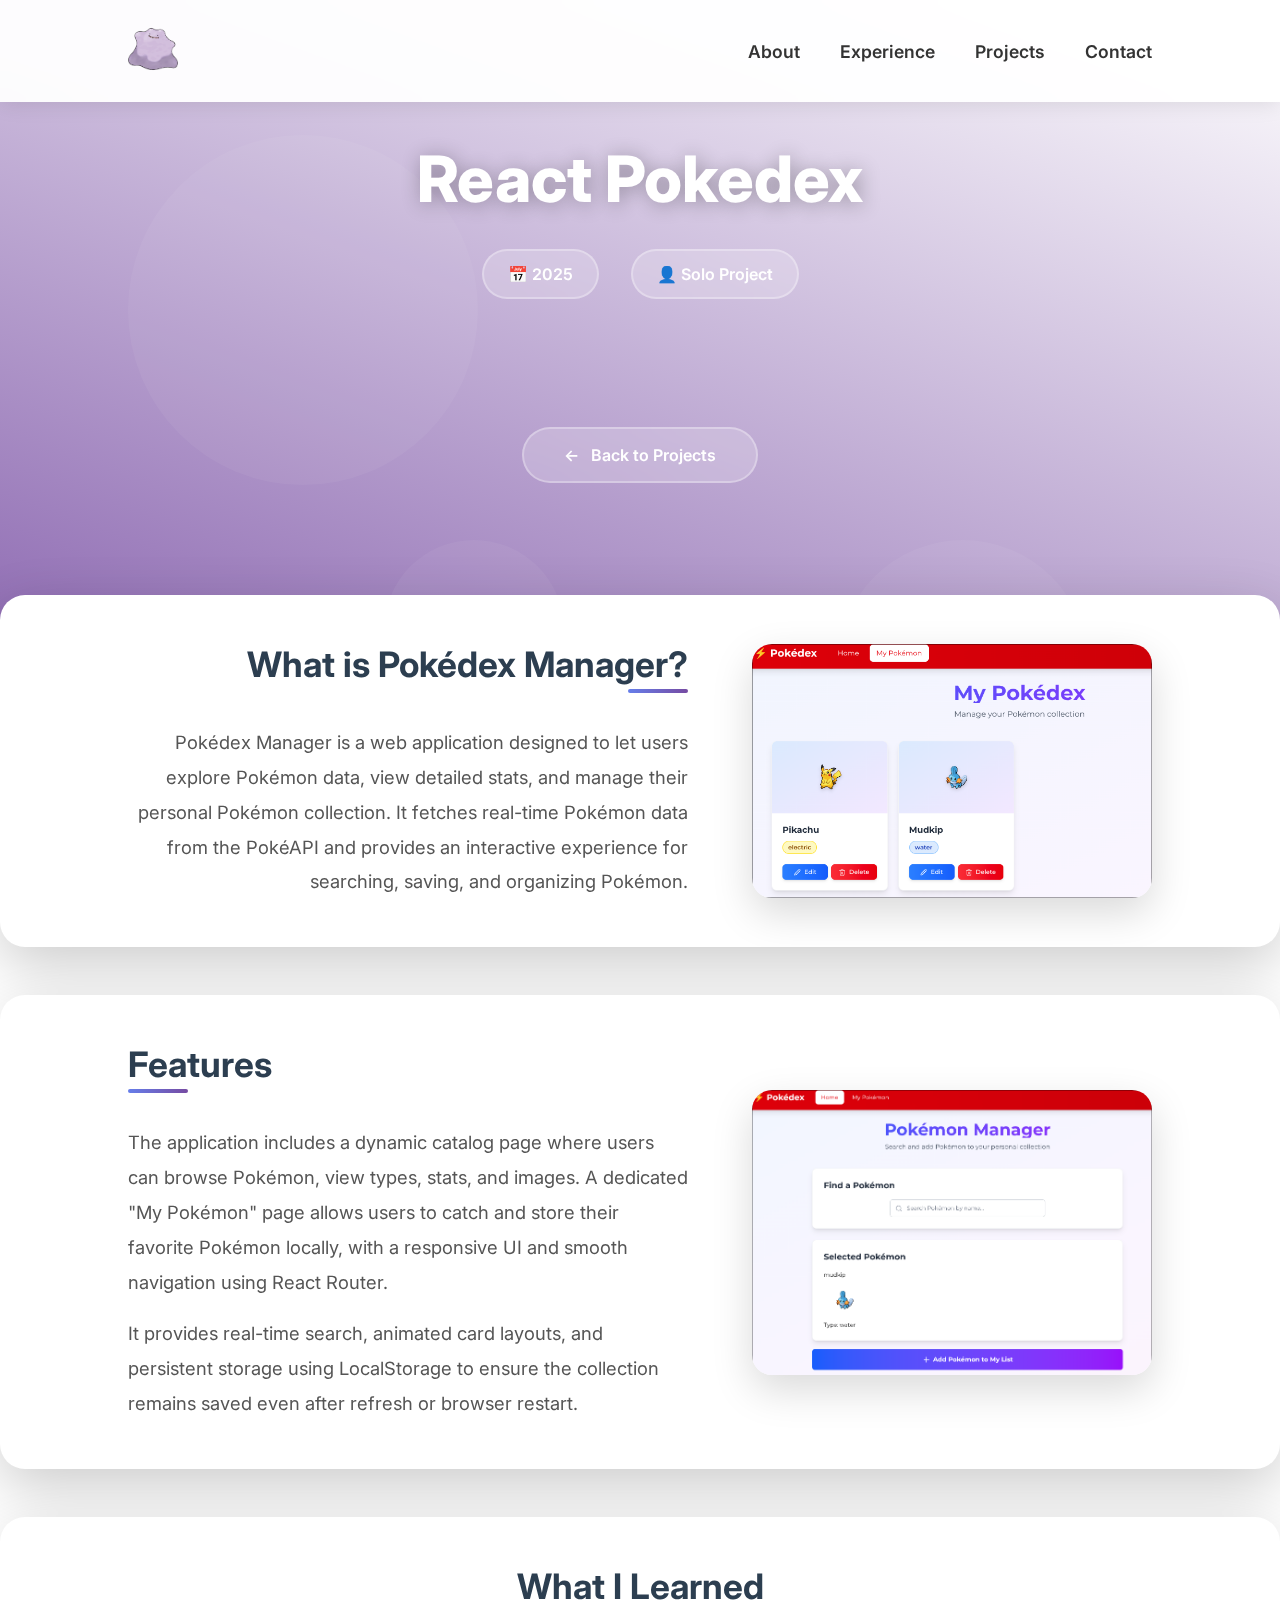
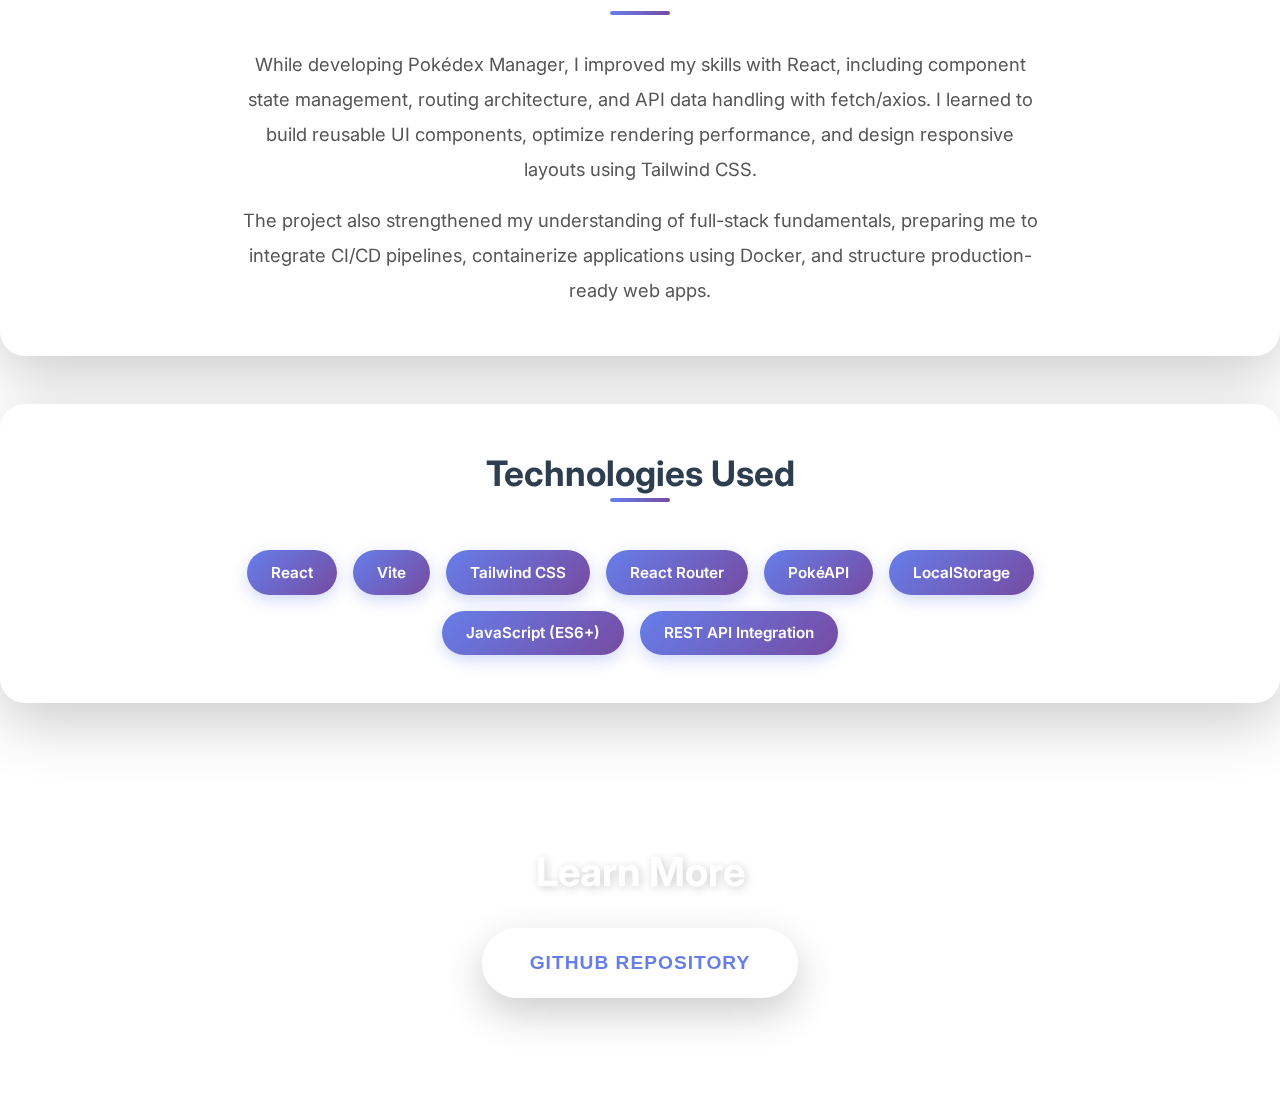
<file: Pokedex.html>
<!DOCTYPE html>
<html lang="en">
  <head>
    <meta charset="UTF-8" />
    <meta name="viewport" content="width=device-width, initial-scale=1.0" />
    <link rel="icon" type="image/png" sizes="32x32" href="/favicon-32x32.png" />
    <title>PSC Sorong - Nathan Darrell</title>
    <style>
      @import url("https://fonts.googleapis.com/css2?family=Inter:wght@300;400;500;600;700;800&display=swap");

      * {
        margin: 0;
        padding: 0;
        box-sizing: border-box;
      }

      body {
        font-family: "Inter", sans-serif;
        background: linear-gradient(200deg, white 0%, #764ba2 100%);
        background-attachment: fixed;
        color: #333;
        overflow-x: hidden;
      }

      html {
        scroll-behavior: smooth;
      }

      /* Animated Background */
      .bg-decoration {
        position: fixed;
        width: 100%;
        height: 100%;
        top: 0;
        left: 0;
        z-index: 0;
        pointer-events: none;
      }

      .circle {
        position: absolute;
        border-radius: 50%;
        background: rgba(255, 255, 255, 0.05);
        animation: float 20s infinite;
      }

      .circle-1 {
        width: 350px;
        height: 350px;
        top: 15%;
        left: 10%;
        animation-delay: 0s;
      }

      .circle-2 {
        width: 250px;
        height: 250px;
        top: 60%;
        right: 15%;
        animation-delay: 7s;
      }

      .circle-3 {
        width: 180px;
        height: 180px;
        bottom: 20%;
        left: 30%;
        animation-delay: 14s;
      }

      @keyframes float {
        0%,
        100% {
          transform: translateY(0) scale(1);
          opacity: 0.3;
        }
        50% {
          transform: translateY(-30px) scale(1.1);
          opacity: 0.6;
        }
      }

      /* Navigation */
      nav {
        display: flex;
        justify-content: space-between;
        align-items: center;
        padding: 1.5rem 10%;
        background: rgba(255, 255, 255, 0.95);
        backdrop-filter: blur(10px);
        box-shadow: 0 2px 20px rgba(0, 0, 0, 0.1);
        position: fixed;
        top: 0;
        width: 100%;
        z-index: 1000;
        transition: all 0.3s ease;
      }

      .logo img {
        height: 50px;
        width: auto;
        transition: transform 0.3s ease;
        cursor: pointer;
      }

      .logo img:hover {
        transform: rotate(360deg);
      }

      .nav-links {
        display: flex;
        list-style: none;
        gap: 2.5rem;
      }

      .nav-links a {
        text-decoration: none;
        color: #333;
        font-weight: 600;
        font-size: 1.1rem;
        transition: all 0.3s ease;
        position: relative;
        padding: 0.5rem 0;
      }

      .nav-links a::after {
        content: "";
        position: absolute;
        width: 0;
        height: 3px;
        bottom: 0;
        left: 50%;
        background: linear-gradient(90deg, #667eea, #764ba2);
        transition: all 0.3s ease;
        transform: translateX(-50%);
        border-radius: 2px;
      }

      .nav-links a:hover::after {
        width: 100%;
      }

      .nav-links a:hover {
        color: #667eea;
      }

      /* Mobile Navigation */
      #mobile-nav {
        display: none;
      }

      .hamburger-menu {
        position: relative;
      }

      .hamburger-icon {
        display: flex;
        flex-direction: column;
        justify-content: space-between;
        height: 24px;
        width: 30px;
        cursor: pointer;
      }

      .hamburger-icon span {
        width: 100%;
        height: 3px;
        background-color: #333;
        transition: all 0.3s ease-in-out;
        border-radius: 2px;
      }

      .hamburger-icon.open span:nth-child(1) {
        transform: rotate(45deg) translate(8px, 8px);
      }

      .hamburger-icon.open span:nth-child(2) {
        opacity: 0;
      }

      .hamburger-icon.open span:nth-child(3) {
        transform: rotate(-45deg) translate(8px, -8px);
      }

      .menu-links {
        position: absolute;
        top: 100%;
        right: 0;
        background: rgba(255, 255, 255, 0.98);
        backdrop-filter: blur(10px);
        width: 250px;
        max-height: 0;
        overflow: hidden;
        transition: max-height 0.3s ease-in-out;
        box-shadow: 0 8px 25px rgba(0, 0, 0, 0.15);
        border-radius: 10px;
        margin-top: 10px;
      }

      .menu-links.open {
        max-height: 400px;
      }

      .menu-links ul {
        list-style: none;
        padding: 1rem 0;
      }

      .menu-links li {
        padding: 1rem 2rem;
        border-bottom: 1px solid rgba(0, 0, 0, 0.05);
      }

      .menu-links li:last-child {
        border-bottom: none;
      }

      .menu-links a {
        text-decoration: none;
        color: #333;
        font-size: 1.1rem;
        font-weight: 500;
        transition: color 0.3s ease;
      }

      .menu-links a:hover {
        color: #667eea;
      }

      /* Hero Section */
      .hero {
        padding-top: 140px;
        text-align: center;
        position: relative;
        z-index: 1;
        margin-bottom: 4rem;
        animation: fadeInDown 1s ease;
      }

      @keyframes fadeInDown {
        from {
          opacity: 0;
          transform: translateY(-30px);
        }
        to {
          opacity: 1;
          transform: translateY(0);
        }
      }

      .title {
        font-size: 4rem;
        color: white;
        font-weight: 800;
        text-shadow: 2px 2px 20px rgba(0, 0, 0, 0.3);
        margin-bottom: 1rem;
      }

      .project-meta {
        display: flex;
        justify-content: center;
        gap: 2rem;
        margin-top: 2rem;
        flex-wrap: wrap;
      }

      .meta-item {
        background: rgba(255, 255, 255, 0.2);
        backdrop-filter: blur(10px);
        padding: 0.8rem 1.5rem;
        border-radius: 30px;
        color: white;
        font-weight: 600;
        border: 2px solid rgba(255, 255, 255, 0.3);
      }

      /* Content Sections */
      .content {
        display: flex;
        align-items: center;
        justify-content: center;
        gap: 4rem;
        padding: 3rem 10%;
        max-width: 1400px;
        margin: 3rem auto;
        background: white;
        border-radius: 25px;
        box-shadow: 0 20px 60px rgba(0, 0, 0, 0.2);
        position: relative;
        z-index: 1;
        animation: fadeInUp 0.8s ease;
      }

      @keyframes fadeInUp {
        from {
          opacity: 0;
          transform: translateY(30px);
        }
        to {
          opacity: 1;
          transform: translateY(0);
        }
      }

      .content:nth-child(even) {
        flex-direction: row-reverse;
      }

      .content img {
        width: 400px;
        height: auto;
        border-radius: 20px;
        box-shadow: 0 15px 40px rgba(0, 0, 0, 0.15);
        transition: transform 0.4s ease;
      }

      .content img:hover {
        transform: scale(1.05) rotate(-2deg);
      }

      .content-text-left,
      .content-text-right,
      .content-text {
        max-width: 600px;
      }

      .content-text-left {
        text-align: left;
      }

      .content-text-right {
        text-align: right;
      }

      .content-text {
        text-align: center;
        max-width: 800px;
      }

      .content h2 {
        font-size: 2.2rem;
        color: #2c3e50;
        margin-bottom: 1.5rem;
        position: relative;
        display: inline-block;
      }

      .content-text-left h2::after,
      .content-text-right h2::after {
        content: "";
        position: absolute;
        bottom: -8px;
        width: 60px;
        height: 4px;
        background: linear-gradient(90deg, #667eea, #764ba2);
        border-radius: 2px;
      }

      .content-text-left h2::after {
        left: 0;
      }

      .content-text-right h2::after {
        right: 0;
      }

      .content-text h2::after {
        content: "";
        position: absolute;
        bottom: -8px;
        left: 50%;
        transform: translateX(-50%);
        width: 60px;
        height: 4px;
        background: linear-gradient(90deg, #667eea, #764ba2);
        border-radius: 2px;
      }

      .content p {
        font-size: 1.15rem;
        line-height: 1.9;
        color: #555;
        margin-top: 1rem;
      }

      /* Tags Section */
      .tags {
        display: flex;
        justify-content: center;
        flex-wrap: wrap;
        gap: 1rem;
        margin-top: 2rem;
      }

      .tags span {
        display: inline-block;
        padding: 0.8rem 1.5rem;
        background: linear-gradient(135deg, #667eea, #764ba2);
        border-radius: 30px;
        color: white;
        font-weight: 600;
        font-size: 0.95rem;
        transition: all 0.3s ease;
        box-shadow: 0 5px 15px rgba(102, 126, 234, 0.3);
        cursor: pointer;
      }

      .tags span:hover {
        transform: translateY(-5px);
        box-shadow: 0 10px 25px rgba(102, 126, 234, 0.5);
      }

      /* Credits Links */
      .cred {
        color: #667eea;
        font-weight: 600;
        text-decoration: none;
        transition: all 0.3s ease;
        position: relative;
      }

      .cred::after {
        content: "";
        position: absolute;
        width: 0;
        height: 2px;
        bottom: -2px;
        left: 0;
        background: linear-gradient(90deg, #667eea, #764ba2);
        transition: width 0.3s ease;
      }

      .cred:hover::after {
        width: 100%;
      }

      .cred:hover {
        color: #764ba2;
      }

      /* Footer/Download Section */
      .footer {
        text-align: center;
        padding: 4rem 2rem;
        margin: 5rem auto 3rem;
        position: relative;
        z-index: 1;
      }

      .footer h2 {
        color: white;
        font-size: 2.5rem;
        margin-bottom: 2rem;
        text-shadow: 2px 2px 10px rgba(0, 0, 0, 0.2);
      }

      .btn-container {
        display: flex;
        gap: 2rem;
        justify-content: center;
        flex-wrap: wrap;
        margin-top: 2rem;
      }

      .download-btn {
        padding: 1.5rem 3rem;
        background: white;
        color: #667eea;
        border: none;
        border-radius: 50px;
        font-size: 1.2rem;
        font-weight: 700;
        cursor: pointer;
        transition: all 0.4s ease;
        box-shadow: 0 15px 40px rgba(0, 0, 0, 0.2);
        text-transform: uppercase;
        letter-spacing: 1px;
        position: relative;
        overflow: hidden;
      }

      .download-btn::before {
        content: "";
        position: absolute;
        top: 50%;
        left: 50%;
        width: 0;
        height: 0;
        background: linear-gradient(135deg, #667eea, #764ba2);
        border-radius: 50%;
        transform: translate(-50%, -50%);
        transition: width 0.6s, height 0.6s;
        z-index: -1;
      }

      .download-btn:hover::before {
        width: 400px;
        height: 400px;
      }

      .download-btn:hover {
        color: white;
        transform: translateY(-5px);
        box-shadow: 0 20px 50px rgba(0, 0, 0, 0.3);
      }

      /* Back Button */
      .back-btn {
        display: inline-block;
        margin: 2rem auto;
        padding: 1rem 2.5rem;
        background: rgba(255, 255, 255, 0.2);
        backdrop-filter: blur(10px);
        color: white;
        text-decoration: none;
        border-radius: 50px;
        font-weight: 600;
        transition: all 0.3s ease;
        border: 2px solid rgba(255, 255, 255, 0.3);
      }

      .back-btn:hover {
        background: white;
        color: #667eea;
        transform: translateY(-3px);
      }

      .back-btn::before {
        content: "← ";
        margin-right: 0.5rem;
      }

      .back-container {
        text-align: center;
        padding: 2rem 0;
      }

      /* Responsive Design */
      @media screen and (max-width: 768px) {
        #desktop-nav {
          display: none;
        }

        #mobile-nav {
          display: flex;
        }

        nav {
          padding: 1.5rem 5%;
        }

        .hero {
          padding-top: 120px;
          margin-bottom: 2rem;
        }

        .title {
          font-size: 2.5rem;
        }

        .project-meta {
          gap: 1rem;
        }

        .meta-item {
          font-size: 0.9rem;
          padding: 0.6rem 1.2rem;
        }

        .content {
          flex-direction: column !important;
          padding: 2rem 5%;
          gap: 2rem;
          margin: 2rem auto;
        }

        .content img {
          width: 100%;
          max-width: 350px;
        }

        .content-text-left,
        .content-text-right {
          text-align: center;
        }

        .content-text-left h2::after,
        .content-text-right h2::after {
          left: 50%;
          transform: translateX(-50%);
        }

        .content h2 {
          font-size: 1.8rem;
        }

        .content p {
          font-size: 1.05rem;
        }

        .tags {
          gap: 0.8rem;
        }

        .tags span {
          font-size: 0.85rem;
          padding: 0.6rem 1.2rem;
        }

        .footer h2 {
          font-size: 2rem;
        }

        .download-btn {
          font-size: 1rem;
          padding: 1.2rem 2.5rem;
        }

        .btn-container {
          gap: 1rem;
        }
      }

      @media screen and (max-width: 480px) {
        .title {
          font-size: 2rem;
        }

        .content h2 {
          font-size: 1.5rem;
        }

        .content p {
          font-size: 0.95rem;
        }

        .download-btn {
          font-size: 0.9rem;
          padding: 1rem 2rem;
        }
      }
    </style>
  </head>
  <body>
    <!-- Background Decoration -->
    <div class="bg-decoration">
      <div class="circle circle-1"></div>
      <div class="circle circle-2"></div>
      <div class="circle circle-3"></div>
    </div>

    <!-- Desktop Navigation -->
    <nav id="desktop-nav">
      <div class="logo">
        <a href="index.html"><img src="./assets/about.png" alt="Logo" /></a>
      </div>
      <div>
        <ul class="nav-links">
          <li><a href="index.html#about">About</a></li>
          <li><a href="index.html#experience">Experience</a></li>
          <li><a href="index.html#projects">Projects</a></li>
          <li><a href="index.html#contact">Contact</a></li>
        </ul>
      </div>
    </nav>

    <!-- Mobile Navigation -->
    <nav id="mobile-nav">
      <div class="logo">
        <a href="index.html"><img src="./assets/about.png" alt="Logo" /></a>
      </div>
      <div class="hamburger-menu">
        <div class="hamburger-icon" onclick="toggleMenu()">
          <span></span>
          <span></span>
          <span></span>
        </div>
        <div class="menu-links" id="navLinks">
          <ul>
            <li><a href="index.html#about" onclick="toggleMenu()">About</a></li>
            <li>
              <a href="index.html#experience" onclick="toggleMenu()"
                >Experience</a
              >
            </li>
            <li>
              <a href="index.html#projects" onclick="toggleMenu()">Projects</a>
            </li>
            <li>
              <a href="index.html#contact" onclick="toggleMenu()">Contact</a>
            </li>
          </ul>
        </div>
      </div>
    </nav>

    <!-- Hero Section -->
    <div class="hero">
      <h1 class="title">React Pokedex</h1>
      <div class="project-meta">
        <span class="meta-item">📅 2025</span>
        <span class="meta-item">👤 Solo Project</span>
      </div>
    </div>

    <!-- Back Button -->
    <div class="back-container">
      <a href="projects.html" class="back-btn">Back to Projects</a>
    </div>

    <!-- Content Sections -->
    <div class="content">
      <img src="./assets/pokemon1.png" alt="pokedex1" />
      <div class="content-text-right">
        <h2>What is Pokédex Manager?</h2>
        <p>
          Pokédex Manager is a web application designed to let users explore
          Pokémon data, view detailed stats, and manage their personal Pokémon
          collection. It fetches real-time Pokémon data from the PokéAPI and
          provides an interactive experience for searching, saving, and
          organizing Pokémon.
        </p>
      </div>
    </div>

    <div class="content">
      <div class="content-text-left">
        <h2>Features</h2>
        <p>
          The application includes a dynamic catalog page where users can browse
          Pokémon, view types, stats, and images. A dedicated "My Pokémon" page
          allows users to catch and store their favorite Pokémon locally, with a
          responsive UI and smooth navigation using React Router.
        </p>
        <p>
          It provides real-time search, animated card layouts, and persistent
          storage using LocalStorage to ensure the collection remains saved even
          after refresh or browser restart.
        </p>
      </div>
      <img src="./assets/pokemon2.png" alt="pokedex2" />
    </div>

    <div class="content">
      <div class="content-text">
        <h2>What I Learned</h2>
        <p>
          While developing Pokédex Manager, I improved my skills with React,
          including component state management, routing architecture, and API
          data handling with fetch/axios. I learned to build reusable UI
          components, optimize rendering performance, and design responsive
          layouts using Tailwind CSS.
        </p>
        <p>
          The project also strengthened my understanding of full-stack
          fundamentals, preparing me to integrate CI/CD pipelines, containerize
          applications using Docker, and structure production-ready web apps.
        </p>
      </div>
    </div>

    <div class="content">
      <div class="content-text">
        <h2>Technologies Used</h2>
        <div class="tags">
          <span>React</span>
          <span>Vite</span>
          <span>Tailwind CSS</span>
          <span>React Router</span>
          <span>PokéAPI</span>
          <span>LocalStorage</span>
          <span>JavaScript (ES6+)</span>
          <span>REST API Integration</span>
        </div>
      </div>
    </div>

    <!-- Learn More Section -->
    <div class="footer">
      <h2>Learn More</h2>
      <div class="btn-container">
        <button
          class="download-btn"
          onclick="window.open('https://github.com/HDWKG/Pokedex-React')"
        >
          Github Repository
        </button>
      </div>
    </div>

    <script>
      function toggleMenu() {
        const menu = document.getElementById("navLinks");
        const icon = document.querySelector(".hamburger-icon");
        menu.classList.toggle("open");
        icon.classList.toggle("open");
      }

      // Add scroll effect to navbar
      window.addEventListener("scroll", function () {
        const nav = document.querySelector("nav");
        if (window.scrollY > 50) {
          nav.style.padding = "1rem 10%";
        } else {
          nav.style.padding = "1.5rem 10%";
        }
      });

      // Intersection Observer for fade-in animations
      const observer = new IntersectionObserver(
        (entries) => {
          entries.forEach((entry) => {
            if (entry.isIntersecting) {
              entry.target.style.opacity = "1";
              entry.target.style.transform = "translateY(0)";
            }
          });
        },
        { threshold: 0.1 }
      );

      document.querySelectorAll(".content").forEach((el) => {
        observer.observe(el);
      });
    </script>
  </body>
</html>
</file>
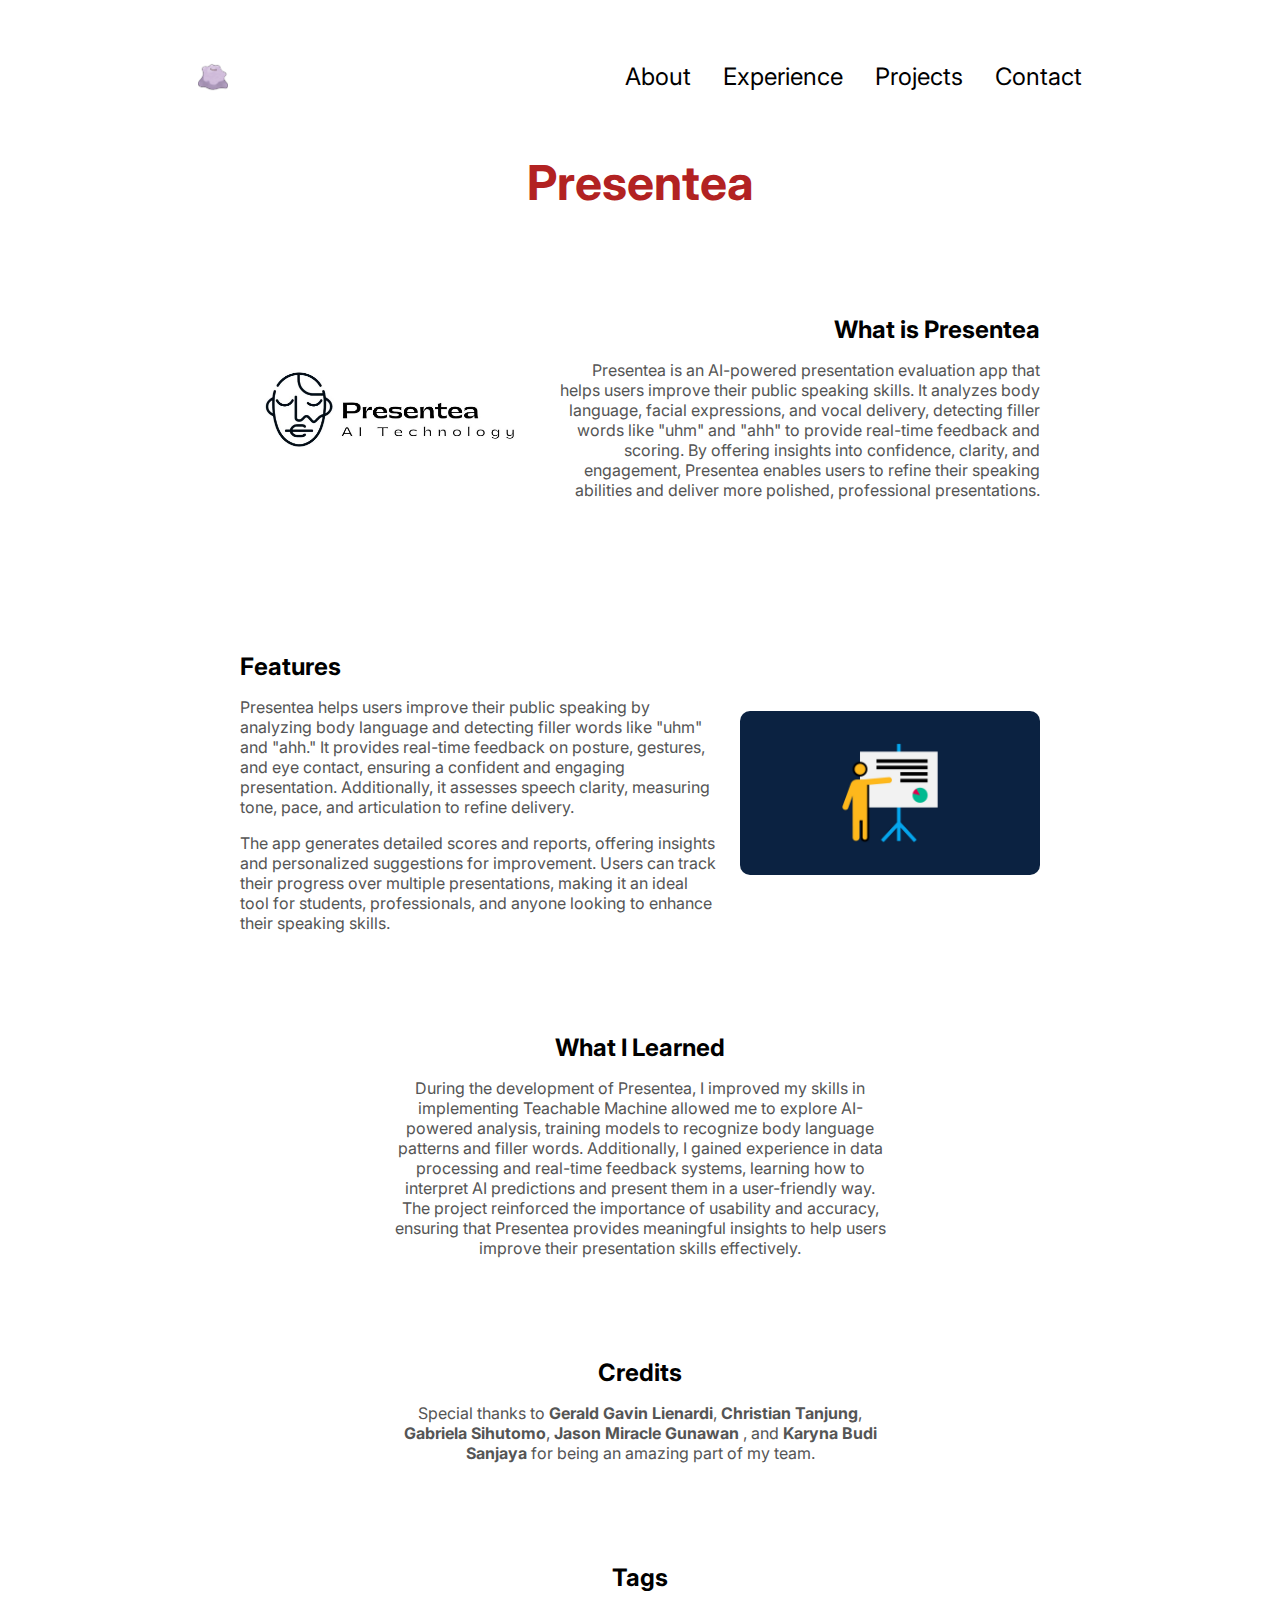
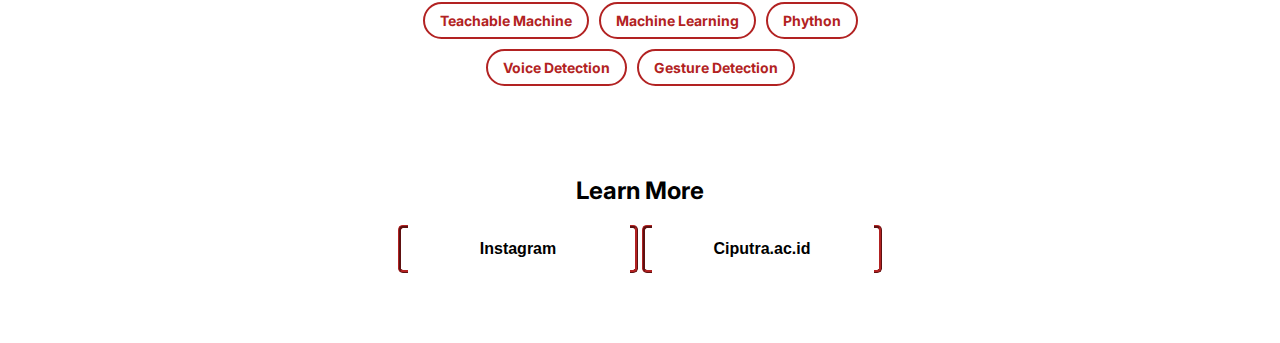
<file: Presentea.html>
<!DOCTYPE html>
<html lang="en">
  <head>
    <meta charset="UTF-8" />
    <meta name="viewport" content="width=device-width, initial-scale=1.0" />
    <link rel="icon" type="image/png" sizes="32x32" href="/favicon-32x32.png" />
    <title>Nusantara Kafe</title>
    <style>
      @import url("https://fonts.googleapis.com/css2?family=Inter:ital,opsz,wght@0,14..32,100..900;1,14..32,100..900&display=swap");
      * {
        margin: 0;
        padding: 0;
        box-sizing: border-box;
      }
      .title {
        font-size: 3rem;
        text-align: center;
        color: firebrick;
        margin-top: 0;
      }
      .exploreMy {
        text-align: center;
        font-size: 1rem;
        margin-top: 5rem;
      }
      body {
        font-family: "Inter", serif;
      }
      html {
        scroll-behavior: smooth;
      }
      p {
        margin-top: 1rem;
        color: rgb(85, 85, 85);
      }
      nav,
      .nav-links {
        display: flex;
      }
      nav {
        justify-content: space-around;
        align-items: center;
        height: 17vh;
      }
      .nav-links {
        gap: 2rem;
        list-style: none;
        font-size: 1.5rem;
      }
      a {
        color: black;
        text-decoration: none;
        text-decoration-color: white;
      }
      a:hover {
        color: firebrick;
        text-decoration: underline;
        text-underline-offset: 1rem;
        text-decoration-color: firebrick;
      }
      .logo:hover {
        cursor: default;
      }
      .logo img {
        display: block;
        width: 30px;
        height: auto;
      }
      .content {
        display: flex;
        align-items: center;
        justify-content: center;
        gap: 20px;
        padding: 50px;
        max-width: 900px;
        margin: auto;
      }
      .content img {
        width: 300px;
        height: auto;
        border-radius: 10px;
      }
      .content-text-left {
        max-width: 500px;
        text-align: left;
      }
      .content-text-right {
        max-width: 500px;
        text-align: right;
      }
      .content-text {
        max-width: 500px;
        text-align: center;
      }
      .footer {
        text-align: center;
        padding: 20px;
        margin-top: 20px;
        margin-bottom: 50px;
      }
      button {
        margin-top: 20px;
        width: 15em;
        position: relative;
        height: 3em;
        border: 3px ridge firebrick;
        outline: none;
        background-color: transparent;
        color: black;
        transition: 1s;
        border-radius: 0.3em;
        font-size: 16px;
        font-weight: bold;
        cursor: pointer;
      }

      button::after {
        content: "";
        position: absolute;
        top: -10px;
        left: 3%;
        width: 95%;
        height: 40%;
        background-color: white;
        transition: 0.5s;
        transform-origin: center;
      }

      button::before {
        content: "";
        transform-origin: center;
        position: absolute;
        top: 80%;
        left: 3%;
        width: 95%;
        height: 40%;
        background-color: white;
        transition: 0.5s;
      }

      button:hover::before,
      button:hover::after {
        transform: scale(0);
      }

      button:hover {
        box-shadow: inset 0px 0px 25px snow;
      }
      .btn-container {
        display: flex;
        gap: 20px; /* Adjust the space between buttons */
        justify-content: center; /* Centers buttons horizontally */
      }
      .cred {
        color: rgb(85, 85, 85);
        font-weight: bold;
        text-decoration: none;
        text-decoration-color: white;
      }
      .cred:hover {
        color: firebrick;
        text-decoration: none;
      }
      .tags {
        display: flex;
        justify-content: center;
        flex-wrap: wrap;
        gap: 10px;
        margin-top: 10px;
      }

      .tags span {
        display: inline-block;
        padding: 8px 15px;
        border: 2px solid firebrick;
        border-radius: 50px;
        color: firebrick;
        font-weight: bold;
        font-size: 14px;
        text-align: center;
        transition: 0.3s;
      }

      .tags span:hover {
        background-color: firebrick;
        color: white;
        cursor: pointer;
      }
      #mobile-nav {
        display: none;
      }
      @media only screen and (max-width: 768px) {
      }
    </style>
    <link rel="stylesheet" href="responsive.css" />
  </head>
  <body>
    <nav id="desktop-nav">
      <div class="logo">
        <a href="index.html"><img src="./assets/about.png" alt="" /></a>
      </div>
      <div>
        <ul class="nav-links">
          <li><a href="index.html#about">About</a></li>
          <li><a href="index.html#experience">Experience</a></li>
          <li><a href="index.html#projects">Projects</a></li>
          <li><a href="index.html#contact">Contact</a></li>
        </ul>
      </div>
    </nav>
    <nav id="mobile-nav">
      <div class="logo">
        <a href="index.html"><img src="./assets/about.png" alt="" /></a>
      </div>
      <div class="hamburger-menu" onclick="toggleMenu()">
        <div class="hamburger-icon">
          <span></span>
          <span></span>
          <span></span>
        </div>
      </div>
      <div class="menu-links" id="navLinks">
        <ul>
          <li><a href="index.html#about">About</a></li>
          <li><a href="index.html#experience">Experience</a></li>
          <li><a href="index.html#projects">Projects</a></li>
          <li><a href="index.html#contact">Contact</a></li>
        </ul>
      </div>
    </nav>

    <h1 class="title">Presentea</h1>
    <div class="content">
      <img src="./assets/logopresentea.jpg" alt="Nusantara Kafe" />
      <div class="content-text-right">
        <h2>What is Presentea</h2>
        <p>
          Presentea is an AI-powered presentation evaluation app that helps
          users improve their public speaking skills. It analyzes body language,
          facial expressions, and vocal delivery, detecting filler words like
          "uhm" and "ahh" to provide real-time feedback and scoring. By offering
          insights into confidence, clarity, and engagement, Presentea enables
          users to refine their speaking abilities and deliver more polished,
          professional presentations.
        </p>
      </div>
    </div>
    <div class="content">
      <div class="content-text-left">
        <h2>Features</h2>
        <p>
          Presentea helps users improve their public speaking by analyzing body
          language and detecting filler words like "uhm" and "ahh." It provides
          real-time feedback on posture, gestures, and eye contact, ensuring a
          confident and engaging presentation. Additionally, it assesses speech
          clarity, measuring tone, pace, and articulation to refine delivery.
        </p>
        <p>
          The app generates detailed scores and reports, offering insights and
          personalized suggestions for improvement. Users can track their
          progress over multiple presentations, making it an ideal tool for
          students, professionals, and anyone looking to enhance their speaking
          skills.
        </p>
      </div>
      <img src="./assets/presentf.jpg" alt="Nusantara Kafe" />
    </div>
    <div class="content">
      <div class="content-text">
        <h2>What I Learned</h2>
        <p>
          During the development of Presentea, I improved my skills in
          implementing Teachable Machine allowed me to explore AI-powered
          analysis, training models to recognize body language patterns and
          filler words. Additionally, I gained experience in data processing and
          real-time feedback systems, learning how to interpret AI predictions
          and present them in a user-friendly way. The project reinforced the
          importance of usability and accuracy, ensuring that Presentea provides
          meaningful insights to help users improve their presentation skills
          effectively.
        </p>
      </div>
    </div>
    <div class="content">
      <div class="content-text">
        <h2>Credits</h2>
        <p>
          Special thanks to
          <a
            href="https://www.linkedin.com/in/gerald-lienardi-502427256/"
            class="cred"
            >Gerald Gavin Lienardi</a
          >,
          <a
            href="https://www.linkedin.com/in/christian-tanjung-79a09b257/"
            class="cred"
            >Christian Tanjung</a
          >,
          <a href="https://www.linkedin.com/in/gabriela-sihutomo/" class="cred"
            >Gabriela Sihutomo</a
          >,
          <a
            href="https://www.linkedin.com/in/jason-miracle-gunawan-515961256/"
            class="cred"
            >Jason Miracle Gunawan </a
          >, and
          <a href="https://www.linkedin.com/in/karyna-sanjaya/" class="cred"
            >Karyna Budi Sanjaya</a
          >
          for being an amazing part of my team.
        </p>
      </div>
    </div>
    <div class="content">
      <div class="content-text">
        <h2>Tags</h2>
        <div class="tags">
          <span>Teachable Machine</span>
          <span>Machine Learning</span>
          <span>Phython</span>
          <span>Voice Detection</span>
          <span>Gesture Detection</span>
        </div>
      </div>
    </div>
    <div class="footer">
      <h2>Learn More</h2>
      <button
        class="btn btn-color-1"
        onclick="window.open('https://www.instagram.com/reel/DDLgmkYyoZi/?igsh=MXQybGttY3l5ZHNpdg==')"
      >
        Instagram
      </button>
      <button
        class="btn btn-color-1"
        onclick="window.open('https://www.ciputra.ac.id/presentea-aplikasi-presentasi-berbasis-ai-karya-mahasiswa-informatika-uc/')"
      >
        Ciputra.ac.id
      </button>
      
    </div>
  </body>
  <script src="script.js"></script>
</html>
</file>
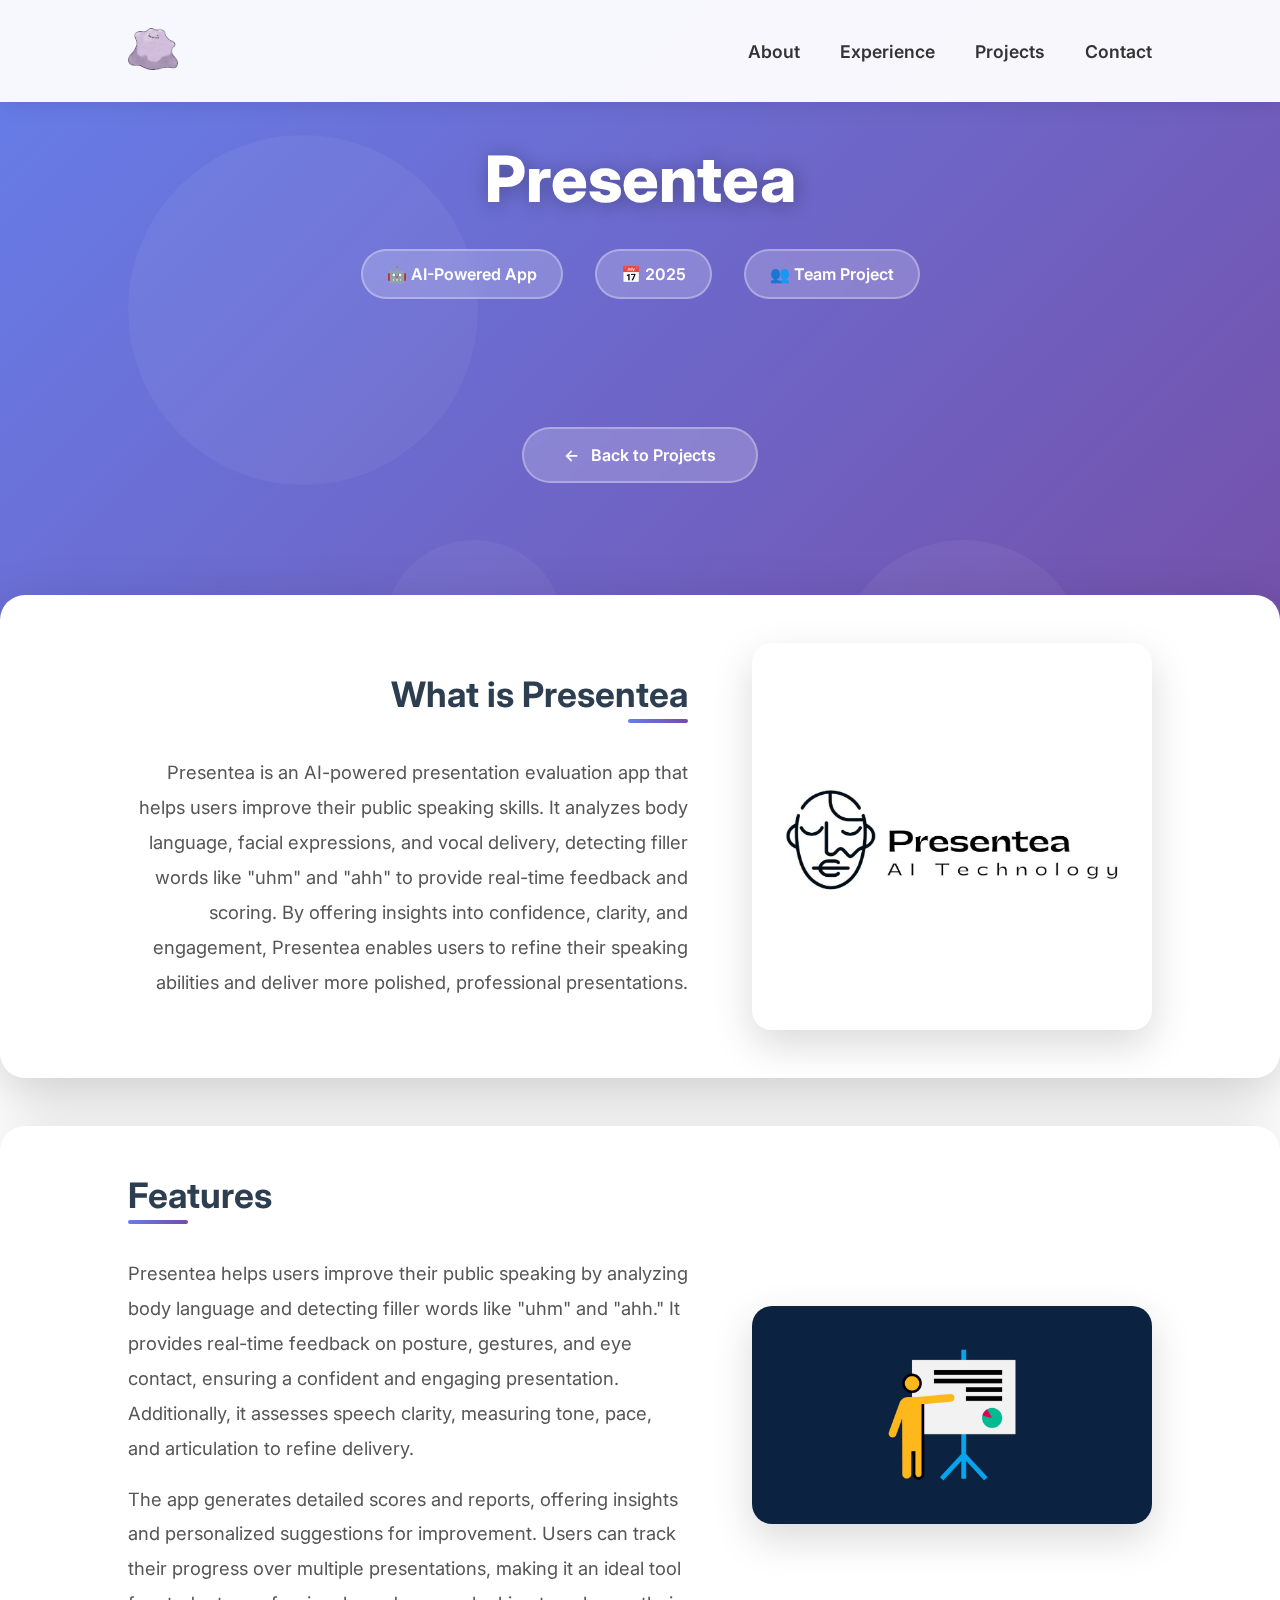
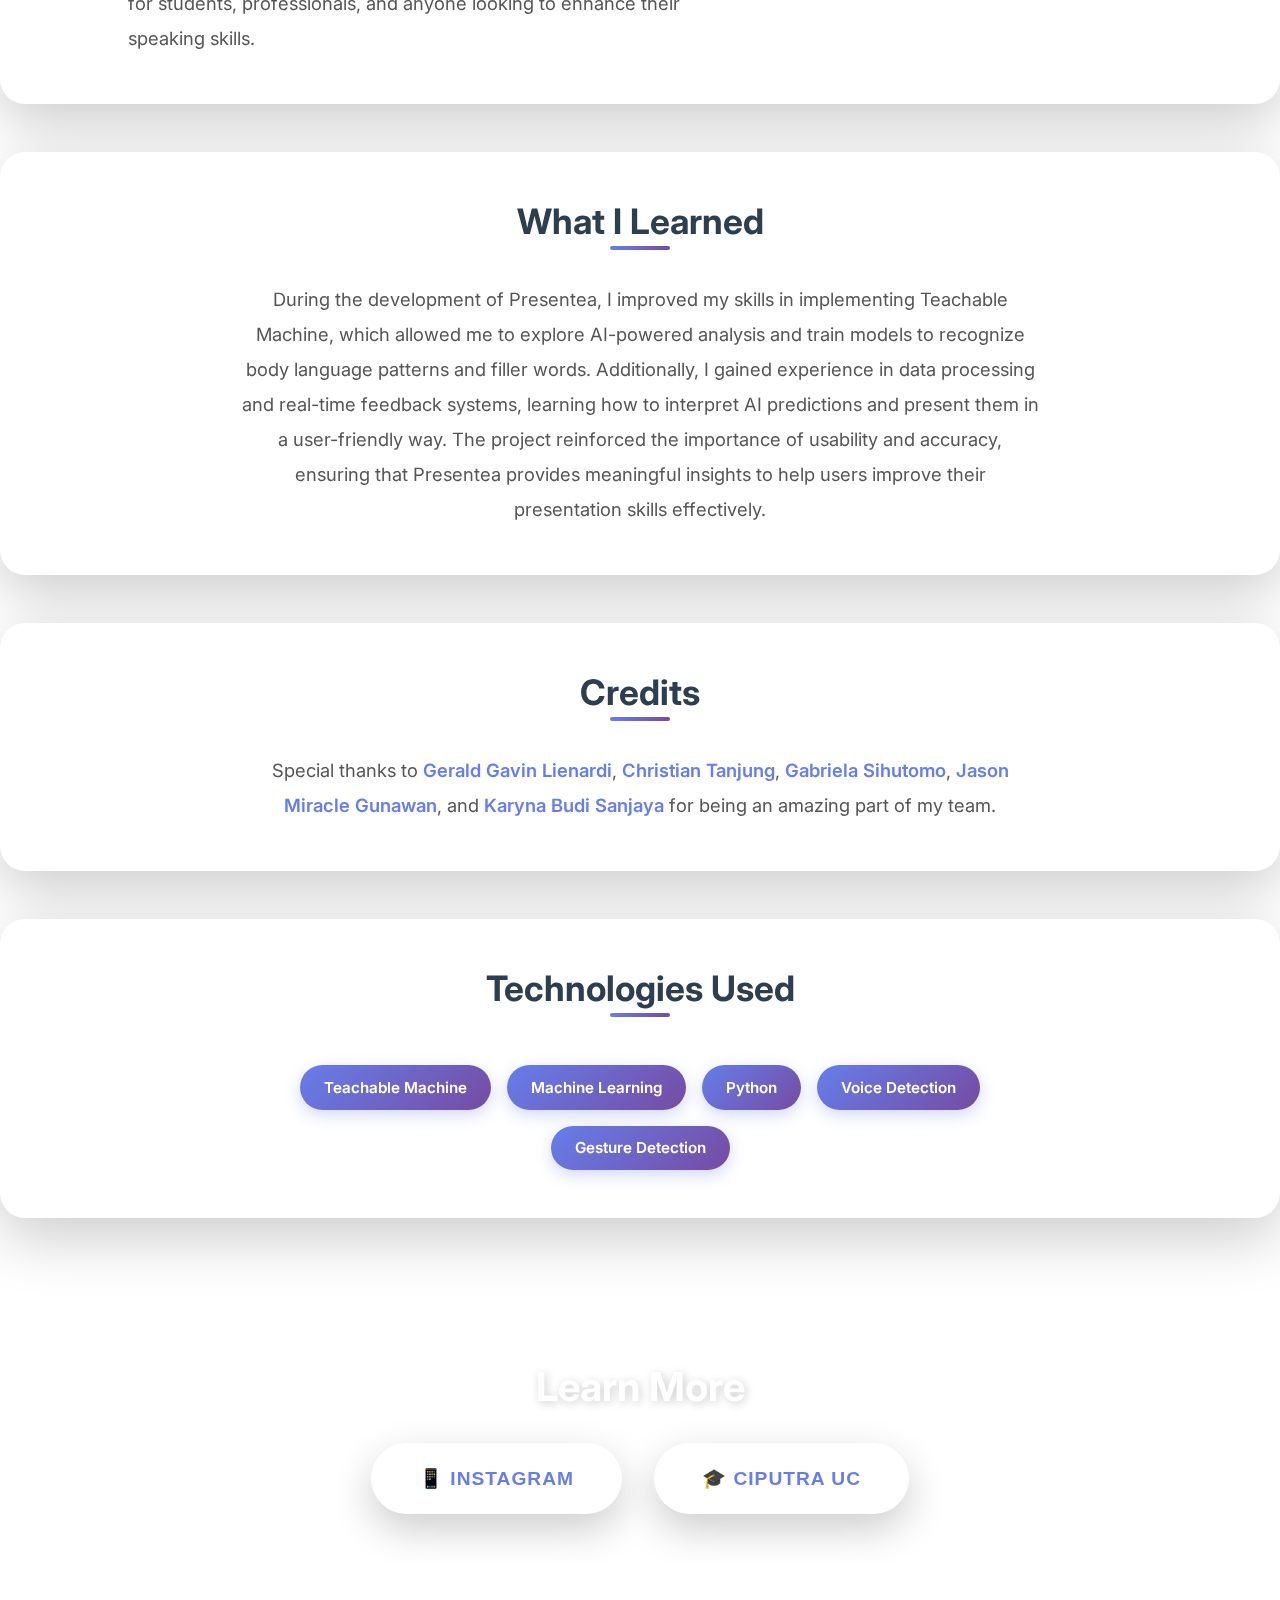
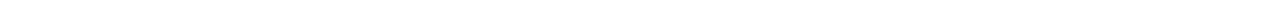
<file: presentea.html>
<!DOCTYPE html>
<html lang="en">
  <head>
    <meta charset="UTF-8" />
    <meta name="viewport" content="width=device-width, initial-scale=1.0" />
    <link rel="icon" type="image/png" sizes="32x32" href="/favicon-32x32.png" />
    <title>Presentea - Nathan Darrell</title>
    <style>
      @import url("https://fonts.googleapis.com/css2?family=Inter:wght@300;400;500;600;700;800&display=swap");
      
      * {
        margin: 0;
        padding: 0;
        box-sizing: border-box;
      }

      body {
        font-family: "Inter", sans-serif;
        background: linear-gradient(135deg, #667eea 0%, #764ba2 100%);
        background-attachment: fixed;
        color: #333;
        overflow-x: hidden;
      }

      html {
        scroll-behavior: smooth;
      }

      /* Animated Background */
      .bg-decoration {
        position: fixed;
        width: 100%;
        height: 100%;
        top: 0;
        left: 0;
        z-index: 0;
        pointer-events: none;
      }

      .circle {
        position: absolute;
        border-radius: 50%;
        background: rgba(255, 255, 255, 0.05);
        animation: float 20s infinite;
      }

      .circle-1 {
        width: 350px;
        height: 350px;
        top: 15%;
        left: 10%;
        animation-delay: 0s;
      }

      .circle-2 {
        width: 250px;
        height: 250px;
        top: 60%;
        right: 15%;
        animation-delay: 7s;
      }

      .circle-3 {
        width: 180px;
        height: 180px;
        bottom: 20%;
        left: 30%;
        animation-delay: 14s;
      }

      @keyframes float {
        0%, 100% {
          transform: translateY(0) scale(1);
          opacity: 0.3;
        }
        50% {
          transform: translateY(-30px) scale(1.1);
          opacity: 0.6;
        }
      }

      /* Navigation */
      nav {
        display: flex;
        justify-content: space-between;
        align-items: center;
        padding: 1.5rem 10%;
        background: rgba(255, 255, 255, 0.95);
        backdrop-filter: blur(10px);
        box-shadow: 0 2px 20px rgba(0, 0, 0, 0.1);
        position: fixed;
        top: 0;
        width: 100%;
        z-index: 1000;
        transition: all 0.3s ease;
      }

      .logo img {
        height: 50px;
        width: auto;
        transition: transform 0.3s ease;
        cursor: pointer;
      }

      .logo img:hover {
        transform: rotate(360deg);
      }

      .nav-links {
        display: flex;
        list-style: none;
        gap: 2.5rem;
      }

      .nav-links a {
        text-decoration: none;
        color: #333;
        font-weight: 600;
        font-size: 1.1rem;
        transition: all 0.3s ease;
        position: relative;
        padding: 0.5rem 0;
      }

      .nav-links a::after {
        content: '';
        position: absolute;
        width: 0;
        height: 3px;
        bottom: 0;
        left: 50%;
        background: linear-gradient(90deg, #667eea, #764ba2);
        transition: all 0.3s ease;
        transform: translateX(-50%);
        border-radius: 2px;
      }

      .nav-links a:hover::after {
        width: 100%;
      }

      .nav-links a:hover {
        color: #667eea;
      }

      /* Mobile Navigation */
      #mobile-nav {
        display: none;
      }

      .hamburger-menu {
        position: relative;
      }

      .hamburger-icon {
        display: flex;
        flex-direction: column;
        justify-content: space-between;
        height: 24px;
        width: 30px;
        cursor: pointer;
      }

      .hamburger-icon span {
        width: 100%;
        height: 3px;
        background-color: #333;
        transition: all 0.3s ease-in-out;
        border-radius: 2px;
      }

      .hamburger-icon.open span:nth-child(1) {
        transform: rotate(45deg) translate(8px, 8px);
      }

      .hamburger-icon.open span:nth-child(2) {
        opacity: 0;
      }

      .hamburger-icon.open span:nth-child(3) {
        transform: rotate(-45deg) translate(8px, -8px);
      }

      .menu-links {
        position: absolute;
        top: 100%;
        right: 0;
        background: rgba(255, 255, 255, 0.98);
        backdrop-filter: blur(10px);
        width: 250px;
        max-height: 0;
        overflow: hidden;
        transition: max-height 0.3s ease-in-out;
        box-shadow: 0 8px 25px rgba(0, 0, 0, 0.15);
        border-radius: 10px;
        margin-top: 10px;
      }

      .menu-links.open {
        max-height: 400px;
      }

      .menu-links ul {
        list-style: none;
        padding: 1rem 0;
      }

      .menu-links li {
        padding: 1rem 2rem;
        border-bottom: 1px solid rgba(0, 0, 0, 0.05);
      }

      .menu-links li:last-child {
        border-bottom: none;
      }

      .menu-links a {
        text-decoration: none;
        color: #333;
        font-size: 1.1rem;
        font-weight: 500;
        transition: color 0.3s ease;
      }

      .menu-links a:hover {
        color: #667eea;
      }

      /* Hero Section */
      .hero {
        padding-top: 140px;
        text-align: center;
        position: relative;
        z-index: 1;
        margin-bottom: 4rem;
        animation: fadeInDown 1s ease;
      }

      @keyframes fadeInDown {
        from {
          opacity: 0;
          transform: translateY(-30px);
        }
        to {
          opacity: 1;
          transform: translateY(0);
        }
      }

      .title {
        font-size: 4rem;
        color: white;
        font-weight: 800;
        text-shadow: 2px 2px 20px rgba(0, 0, 0, 0.3);
        margin-bottom: 1rem;
      }

      .project-meta {
        display: flex;
        justify-content: center;
        gap: 2rem;
        margin-top: 2rem;
        flex-wrap: wrap;
      }

      .meta-item {
        background: rgba(255, 255, 255, 0.2);
        backdrop-filter: blur(10px);
        padding: 0.8rem 1.5rem;
        border-radius: 30px;
        color: white;
        font-weight: 600;
        border: 2px solid rgba(255, 255, 255, 0.3);
      }

      /* Content Sections */
      .content {
        display: flex;
        align-items: center;
        justify-content: center;
        gap: 4rem;
        padding: 3rem 10%;
        max-width: 1400px;
        margin: 3rem auto;
        background: white;
        border-radius: 25px;
        box-shadow: 0 20px 60px rgba(0, 0, 0, 0.2);
        position: relative;
        z-index: 1;
        animation: fadeInUp 0.8s ease;
      }

      @keyframes fadeInUp {
        from {
          opacity: 0;
          transform: translateY(30px);
        }
        to {
          opacity: 1;
          transform: translateY(0);
        }
      }

      .content:nth-child(even) {
        flex-direction: row-reverse;
      }

      .content img {
        width: 400px;
        height: auto;
        border-radius: 20px;
        box-shadow: 0 15px 40px rgba(0, 0, 0, 0.15);
        transition: transform 0.4s ease;
      }

      .content img:hover {
        transform: scale(1.05) rotate(-2deg);
      }

      .content-text-left,
      .content-text-right,
      .content-text {
        max-width: 600px;
      }

      .content-text-left {
        text-align: left;
      }

      .content-text-right {
        text-align: right;
      }

      .content-text {
        text-align: center;
        max-width: 800px;
      }

      .content h2 {
        font-size: 2.2rem;
        color: #2c3e50;
        margin-bottom: 1.5rem;
        position: relative;
        display: inline-block;
      }

      .content-text-left h2::after,
      .content-text-right h2::after {
        content: '';
        position: absolute;
        bottom: -8px;
        width: 60px;
        height: 4px;
        background: linear-gradient(90deg, #667eea, #764ba2);
        border-radius: 2px;
      }

      .content-text-left h2::after {
        left: 0;
      }

      .content-text-right h2::after {
        right: 0;
      }

      .content-text h2::after {
        content: '';
        position: absolute;
        bottom: -8px;
        left: 50%;
        transform: translateX(-50%);
        width: 60px;
        height: 4px;
        background: linear-gradient(90deg, #667eea, #764ba2);
        border-radius: 2px;
      }

      .content p {
        font-size: 1.15rem;
        line-height: 1.9;
        color: #555;
        margin-top: 1rem;
      }

      /* Tags Section */
      .tags {
        display: flex;
        justify-content: center;
        flex-wrap: wrap;
        gap: 1rem;
        margin-top: 2rem;
      }

      .tags span {
        display: inline-block;
        padding: 0.8rem 1.5rem;
        background: linear-gradient(135deg, #667eea, #764ba2);
        border-radius: 30px;
        color: white;
        font-weight: 600;
        font-size: 0.95rem;
        transition: all 0.3s ease;
        box-shadow: 0 5px 15px rgba(102, 126, 234, 0.3);
        cursor: pointer;
      }

      .tags span:hover {
        transform: translateY(-5px);
        box-shadow: 0 10px 25px rgba(102, 126, 234, 0.5);
      }

      /* Credits Links */
      .cred {
        color: #667eea;
        font-weight: 600;
        text-decoration: none;
        transition: all 0.3s ease;
        position: relative;
      }

      .cred::after {
        content: '';
        position: absolute;
        width: 0;
        height: 2px;
        bottom: -2px;
        left: 0;
        background: linear-gradient(90deg, #667eea, #764ba2);
        transition: width 0.3s ease;
      }

      .cred:hover::after {
        width: 100%;
      }

      .cred:hover {
        color: #764ba2;
      }

      /* Footer/Download Section */
      .footer {
        text-align: center;
        padding: 4rem 2rem;
        margin: 5rem auto 3rem;
        position: relative;
        z-index: 1;
      }

      .footer h2 {
        color: white;
        font-size: 2.5rem;
        margin-bottom: 2rem;
        text-shadow: 2px 2px 10px rgba(0, 0, 0, 0.2);
      }

      .btn-container {
        display: flex;
        gap: 2rem;
        justify-content: center;
        flex-wrap: wrap;
        margin-top: 2rem;
      }

      .download-btn {
        padding: 1.5rem 3rem;
        background: white;
        color: #667eea;
        border: none;
        border-radius: 50px;
        font-size: 1.2rem;
        font-weight: 700;
        cursor: pointer;
        transition: all 0.4s ease;
        box-shadow: 0 15px 40px rgba(0, 0, 0, 0.2);
        text-transform: uppercase;
        letter-spacing: 1px;
        position: relative;
        overflow: hidden;
      }

      .download-btn::before {
        content: '';
        position: absolute;
        top: 50%;
        left: 50%;
        width: 0;
        height: 0;
        background: linear-gradient(135deg, #667eea, #764ba2);
        border-radius: 50%;
        transform: translate(-50%, -50%);
        transition: width 0.6s, height 0.6s;
        z-index: -1;
      }

      .download-btn:hover::before {
        width: 400px;
        height: 400px;
      }

      .download-btn:hover {
        color: white;
        transform: translateY(-5px);
        box-shadow: 0 20px 50px rgba(0, 0, 0, 0.3);
      }

      /* Back Button */
      .back-btn {
        display: inline-block;
        margin: 2rem auto;
        padding: 1rem 2.5rem;
        background: rgba(255, 255, 255, 0.2);
        backdrop-filter: blur(10px);
        color: white;
        text-decoration: none;
        border-radius: 50px;
        font-weight: 600;
        transition: all 0.3s ease;
        border: 2px solid rgba(255, 255, 255, 0.3);
      }

      .back-btn:hover {
        background: white;
        color: #667eea;
        transform: translateY(-3px);
      }

      .back-btn::before {
        content: '← ';
        margin-right: 0.5rem;
      }

      .back-container {
        text-align: center;
        padding: 2rem 0;
      }

      /* Responsive Design */
      @media screen and (max-width: 768px) {
        #desktop-nav {
          display: none;
        }

        #mobile-nav {
          display: flex;
        }

        nav {
          padding: 1.5rem 5%;
        }

        .hero {
          padding-top: 120px;
          margin-bottom: 2rem;
        }

        .title {
          font-size: 2.5rem;
        }

        .project-meta {
          gap: 1rem;
        }

        .meta-item {
          font-size: 0.9rem;
          padding: 0.6rem 1.2rem;
        }

        .content {
          flex-direction: column !important;
          padding: 2rem 5%;
          gap: 2rem;
          margin: 2rem auto;
        }

        .content img {
          width: 100%;
          max-width: 350px;
        }

        .content-text-left,
        .content-text-right {
          text-align: center;
        }

        .content-text-left h2::after,
        .content-text-right h2::after {
          left: 50%;
          transform: translateX(-50%);
        }

        .content h2 {
          font-size: 1.8rem;
        }

        .content p {
          font-size: 1.05rem;
        }

        .tags {
          gap: 0.8rem;
        }

        .tags span {
          font-size: 0.85rem;
          padding: 0.6rem 1.2rem;
        }

        .footer h2 {
          font-size: 2rem;
        }

        .download-btn {
          font-size: 1rem;
          padding: 1.2rem 2.5rem;
        }

        .btn-container {
          gap: 1rem;
        }
      }

      @media screen and (max-width: 480px) {
        .title {
          font-size: 2rem;
        }

        .content h2 {
          font-size: 1.5rem;
        }

        .content p {
          font-size: 0.95rem;
        }

        .download-btn {
          font-size: 0.9rem;
          padding: 1rem 2rem;
        }
      }
    </style>
  </head>
  <body>
    <!-- Background Decoration -->
    <div class="bg-decoration">
      <div class="circle circle-1"></div>
      <div class="circle circle-2"></div>
      <div class="circle circle-3"></div>
    </div>

    <!-- Desktop Navigation -->
    <nav id="desktop-nav">
      <div class="logo">
        <a href="index.html"><img src="./assets/about.png" alt="Logo" /></a>
      </div>
      <div>
        <ul class="nav-links">
          <li><a href="index.html#about">About</a></li>
          <li><a href="index.html#experience">Experience</a></li>
          <li><a href="index.html#projects">Projects</a></li>
          <li><a href="index.html#contact">Contact</a></li>
        </ul>
      </div>
    </nav>

    <!-- Mobile Navigation -->
    <nav id="mobile-nav">
      <div class="logo">
        <a href="index.html"><img src="./assets/about.png" alt="Logo" /></a>
      </div>
      <div class="hamburger-menu">
        <div class="hamburger-icon" onclick="toggleMenu()">
          <span></span>
          <span></span>
          <span></span>
        </div>
        <div class="menu-links" id="navLinks">
          <ul>
            <li><a href="index.html#about" onclick="toggleMenu()">About</a></li>
            <li><a href="index.html#experience" onclick="toggleMenu()">Experience</a></li>
            <li><a href="index.html#projects" onclick="toggleMenu()">Projects</a></li>
            <li><a href="index.html#contact" onclick="toggleMenu()">Contact</a></li>
          </ul>
        </div>
      </div>
    </nav>

    <!-- Hero Section -->
    <div class="hero">
      <h1 class="title">Presentea</h1>
      <div class="project-meta">
        <span class="meta-item">🤖 AI-Powered App</span>
        <span class="meta-item">📅 2025</span>
        <span class="meta-item">👥 Team Project</span>
      </div>
    </div>

    <!-- Back Button -->
    <div class="back-container">
      <a href="projects.html" class="back-btn">Back to Projects</a>
    </div>

    <!-- Content Sections -->
    <div class="content">
      <img src="./assets/logopresentea.jpg" alt="Presentea Logo" />
      <div class="content-text-right">
        <h2>What is Presentea</h2>
        <p>
          Presentea is an AI-powered presentation evaluation app that helps
          users improve their public speaking skills. It analyzes body language,
          facial expressions, and vocal delivery, detecting filler words like
          "uhm" and "ahh" to provide real-time feedback and scoring. By offering
          insights into confidence, clarity, and engagement, Presentea enables
          users to refine their speaking abilities and deliver more polished,
          professional presentations.
        </p>
      </div>
    </div>

    <div class="content">
      <div class="content-text-left">
        <h2>Features</h2>
        <p>
          Presentea helps users improve their public speaking by analyzing body
          language and detecting filler words like "uhm" and "ahh." It provides
          real-time feedback on posture, gestures, and eye contact, ensuring a
          confident and engaging presentation. Additionally, it assesses speech
          clarity, measuring tone, pace, and articulation to refine delivery.
        </p>
        <p>
          The app generates detailed scores and reports, offering insights and
          personalized suggestions for improvement. Users can track their
          progress over multiple presentations, making it an ideal tool for
          students, professionals, and anyone looking to enhance their speaking
          skills.
        </p>
      </div>
      <img src="./assets/presentf.jpg" alt="Presentea Features" />
    </div>

    <div class="content">
      <div class="content-text">
        <h2>What I Learned</h2>
        <p>
          During the development of Presentea, I improved my skills in
          implementing Teachable Machine, which allowed me to explore AI-powered
          analysis and train models to recognize body language patterns and
          filler words. Additionally, I gained experience in data processing and
          real-time feedback systems, learning how to interpret AI predictions
          and present them in a user-friendly way. The project reinforced the
          importance of usability and accuracy, ensuring that Presentea provides
          meaningful insights to help users improve their presentation skills
          effectively.
        </p>
      </div>
    </div>

    <div class="content">
      <div class="content-text">
        <h2>Credits</h2>
        <p>
          Special thanks to
          <a
            href="https://www.linkedin.com/in/gerald-lienardi-502427256/"
            class="cred"
            >Gerald Gavin Lienardi</a
          >,
          <a
            href="https://www.linkedin.com/in/christian-tanjung-79a09b257/"
            class="cred"
            >Christian Tanjung</a
          >,
          <a href="https://www.linkedin.com/in/gabriela-sihutomo/" class="cred"
            >Gabriela Sihutomo</a
          >,
          <a
            href="https://www.linkedin.com/in/jason-miracle-gunawan-515961256/"
            class="cred"
            >Jason Miracle Gunawan</a
          >, and
          <a href="https://www.linkedin.com/in/karyna-sanjaya/" class="cred"
            >Karyna Budi Sanjaya</a
          >
          for being an amazing part of my team.
        </p>
      </div>
    </div>

    <div class="content">
      <div class="content-text">
        <h2>Technologies Used</h2>
        <div class="tags">
          <span>Teachable Machine</span>
          <span>Machine Learning</span>
          <span>Python</span>
          <span>Voice Detection</span>
          <span>Gesture Detection</span>
        </div>
      </div>
    </div>

    <!-- Learn More Section -->
    <div class="footer">
      <h2>Learn More</h2>
      <div class="btn-container">
        <button
          class="download-btn"
          onclick="window.open('https://www.instagram.com/reel/DDLgmkYyoZi/?igsh=MXQybGttY3l5ZHNpdg==')"
        >
          📱 Instagram
        </button>
        <button
          class="download-btn"
          onclick="window.open('https://www.ciputra.ac.id/presentea-aplikasi-presentasi-berbasis-ai-karya-mahasiswa-informatika-uc/')"
        >
          🎓 Ciputra UC
        </button>
      </div>
    </div>

    <script>
      function toggleMenu() {
        const menu = document.getElementById('navLinks');
        const icon = document.querySelector('.hamburger-icon');
        menu.classList.toggle('open');
        icon.classList.toggle('open');
      }

      // Add scroll effect to navbar
      window.addEventListener('scroll', function() {
        const nav = document.querySelector('nav');
        if (window.scrollY > 50) {
          nav.style.padding = '1rem 10%';
        } else {
          nav.style.padding = '1.5rem 10%';
        }
      });

      // Intersection Observer for fade-in animations
      const observer = new IntersectionObserver((entries) => {
        entries.forEach(entry => {
          if (entry.isIntersecting) {
            entry.target.style.opacity = '1';
            entry.target.style.transform = 'translateY(0)';
          }
        });
      }, { threshold: 0.1 });

      document.querySelectorAll('.content').forEach(el => {
        observer.observe(el);
      });
    </script>
  </body>
</html>
</file>
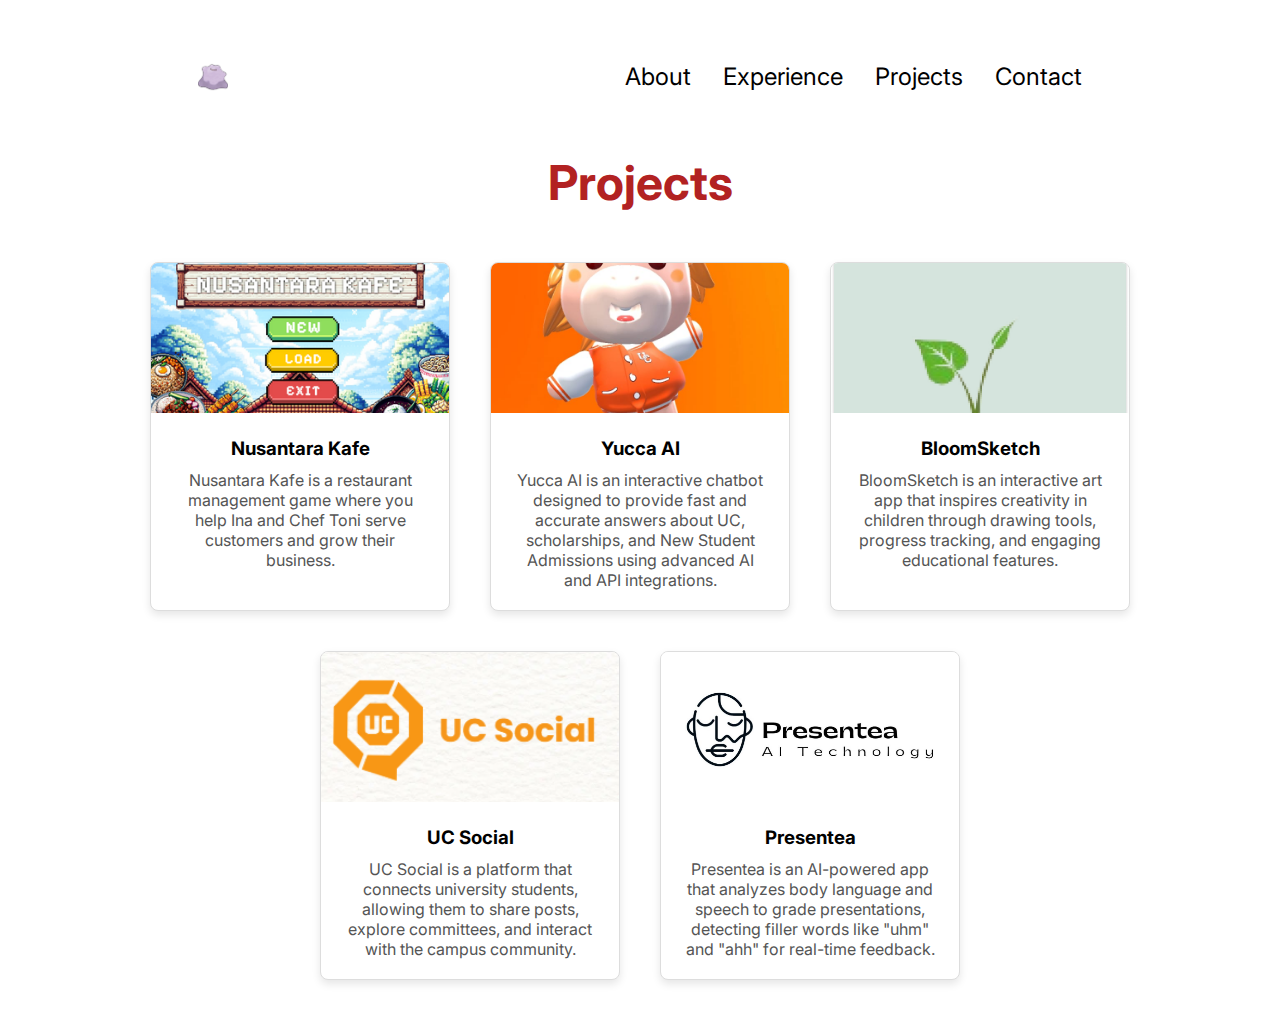
<file: projects.html>
<!DOCTYPE html>
<html lang="en">
  <head>
    <meta charset="UTF-8" />
    <meta name="viewport" content="width=device-width, initial-scale=1.0" />
    <title>All Projects</title>
    <link rel="icon" type="image/png" sizes="32x32" href="/favicon-32x32.png" />

    <style>
      @import url("https://fonts.googleapis.com/css2?family=Inter:ital,opsz,wght@0,14..32,100..900;1,14..32,100..900&display=swap");
      * {
        margin: 0;
        padding: 0;
        box-sizing: border-box;
        text-align: center;
      }
      .title {
        font-size: 3rem;
        text-align: center;
        color: firebrick;
        margin-top: 0;
      }
      .exploreMy {
        text-align: center;
        font-size: 1rem;
        margin-top: 5rem;
      }
      body {
        font-family: "Inter", serif;
      }

      html {
        scroll-behavior: smooth;
      }
      p {
        color: rgb(85, 85, 85);
      }
      .projects-container {
        display: flex;
        gap: 20px;
        justify-content: center;
        flex-wrap: wrap;
        padding: 40px;
      }
      .project-card {
        display: flex;
        flex-direction: column;
        width: 300px;
        border: 1px solid #ddd;
        border-radius: 8px;
        overflow: hidden;
        margin: 10px;
        transition: transform 0.3s ease;
        box-shadow: 0 4px 8px rgba(0, 0, 0, 0.1);
        background-color: white;
      }
      .project-card:hover {
        transform: scale(1.05);
        box-shadow: 0 8px 16px rgba(200, 0, 0, 0.2);
      }
      .project-image img {
        width: 100%;
        height: 150px;
        object-fit: cover;
      }
      .project-text {
        padding: 20px;
        flex: 1;
        display: flex;
        flex-direction: column;
        justify-content: center;
      }
      .project-text h3 a {
        color: #333;
        text-decoration: none;
        font-size: 1.2em;
        font-weight: bold;
        transition: color 0.3s ease;
      }
      .project-text h3 a:hover {
        color: firebrick;
      }
      .project-text p {
        margin-top: 10px;
        color: #555;
      }
      nav,
      .nav-links {
        display: flex;
      }

      nav {
        justify-content: space-around;
        align-items: center;
        height: 17vh;
      }
      .nav-links {
        gap: 2rem;
        list-style: none;
        font-size: 1.5rem;
      }
      a {
        color: black;
        text-decoration: none;
        text-decoration-color: white;
      }
      .menus a:hover {
        color: firebrick;
        text-decoration: underline;
        text-underline-offset: 1rem;
        text-decoration-color: firebrick;
      }
      .logo:hover {
        cursor: default;
      }
      .logo img {
        display: block;
        width: 30px;
        height: auto;
      }
    </style>
  </head>
  <body>
    <nav id="desktop-nav">
      <div class="logo"><img src="./assets/about.png" alt="" /></div>
      <div>
        <ul class="nav-links">
          <li><a href="index.html#about" class="menus">About</a></li>
          <li><a href="index.html#experience" class="menus">Experience</a></li>
          <li><a href="index.html#projects" class="menus">Projects</a></li>
          <li><a href="index.html#contact" class="menus">Contact</a></li>
        </ul>
      </div>
    </nav>
    <section id="projects">
      <h1 class="title">Projects</h1>
      <div class="projects-container">
        <div class="project-card">
          <a href="NusantaraKafe.html" class="project-link">
            <div class="project-image">
              <img src="./assets/nusantara.png" alt="Nusantara Kafe" />
            </div>
            <div class="project-text">
              <h3>Nusantara Kafe</h3>
              <p>
                Nusantara Kafe is a restaurant management game where you help
                Ina and Chef Toni serve customers and grow their business.
              </p>
            </div>
          </a>
        </div>

        <div class="project-card">
          <a href="YuccaAI.html" class="project-link">
            <div class="project-image">
              <img src="./assets/yuuka.jpg" alt="Yucca AI" />
            </div>
            <div class="project-text">
              <h3>Yucca AI</h3>
              <p>
                Yucca AI is an interactive chatbot designed to provide fast and
                accurate answers about UC, scholarships, and New Student
                Admissions using advanced AI and API integrations.
              </p>
            </div>
          </a>
        </div>

        <div class="project-card">
          <a href="BloomSketch.html" class="project-link">
            <div class="project-image">
              <img src="./assets/bloom.jpg" alt="BloomSketch" />
            </div>
            <div class="project-text">
              <h3>BloomSketch</h3>
              <p>
                BloomSketch is an interactive art app that inspires creativity
                in children through drawing tools, progress tracking, and
                engaging educational features.
              </p>
            </div>
          </a>
        </div>

        <div class="project-card">
          <a href="UC Social.html" class="project-link">
            <div class="project-image">
              <img src="./assets/ucSocial.png" alt="UC Social" />
            </div>
            <div class="project-text">
              <h3>UC Social</h3>
              <p>
                UC Social is a platform that connects university students,
                allowing them to share posts, explore committees, and interact
                with the campus community.
              </p>
            </div>
          </a>
        </div>
        <div class="project-card">
          <a href="presentea.html" class="project-link">
            <div class="project-image">
              <img src="./assets/logopresentea.jpg" alt="presentea" />
            </div>
            <div class="project-text">
              <h3>Presentea</h3>
              <p>
                Presentea is an AI-powered app that analyzes body language and
                speech to grade presentations, detecting filler words like "uhm"
                and "ahh" for real-time feedback.
              </p>
            </div>
          </a>
        </div>
      </div>

      <!-- <div class="view-all-projects">
        <a href="projects.html">View All Projects</a>
      </div> -->
    </section>
  </body>
</html>
</file>
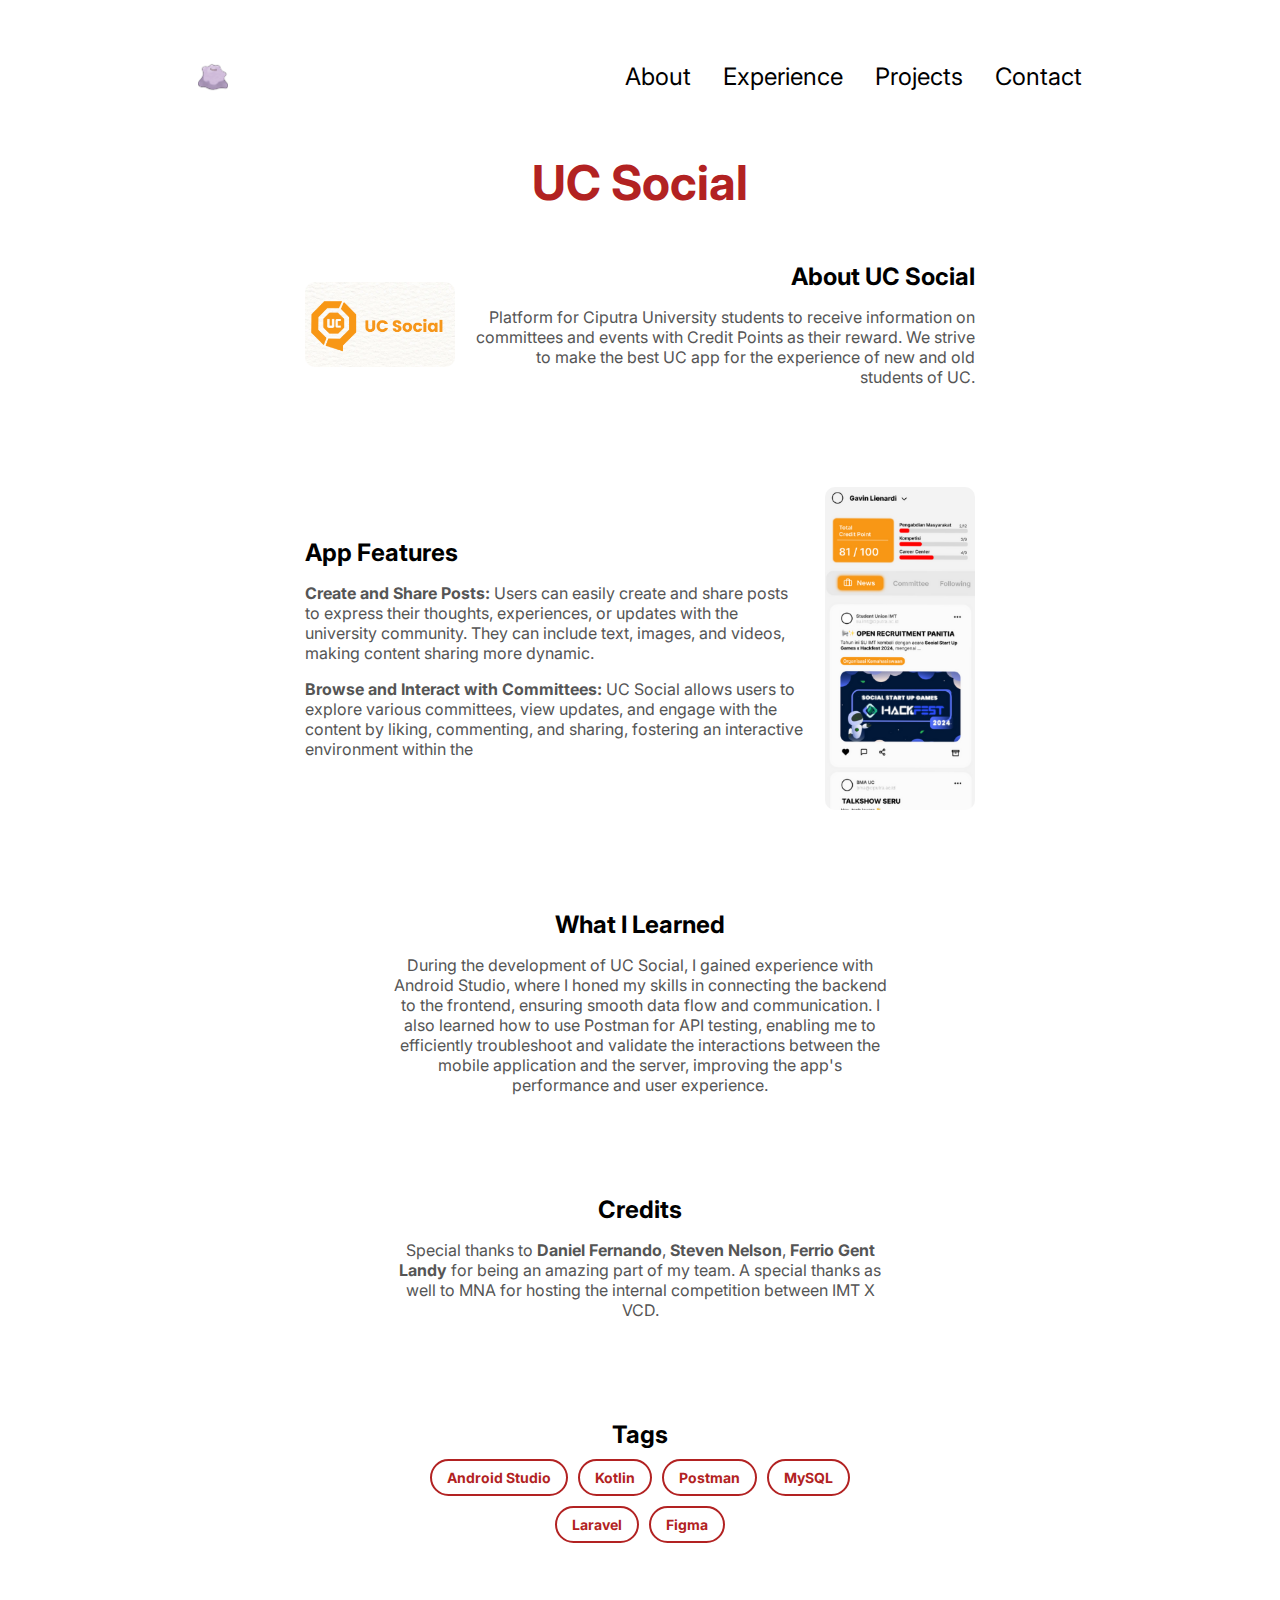
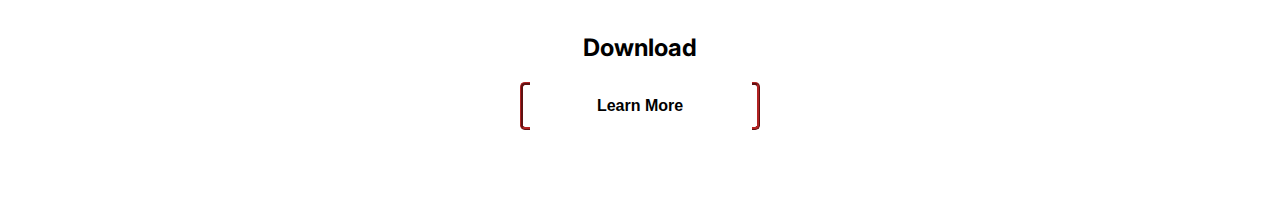
<file: UC Social.html>
<!DOCTYPE html>
<html lang="en">
  <head>
    <meta charset="UTF-8" />
    <meta name="viewport" content="width=device-width, initial-scale=1.0" />
    <title>UC Social</title>
    <link rel="icon" type="image/png" sizes="32x32" href="/favicon-32x32.png" />

    <style>
      @import url("https://fonts.googleapis.com/css2?family=Inter:ital,opsz,wght@0,14..32,100..900;1,14..32,100..900&display=swap");
      * {
        margin: 0;
        padding: 0;
        box-sizing: border-box;
      }
      .title {
        font-size: 3rem;
        text-align: center;
        color: firebrick;
        margin-top: 0;
      }
      .exploreMy {
        text-align: center;
        font-size: 1rem;
        margin-top: 5rem;
      }
      body {
        font-family: "Inter", serif;
      }
      html {
        scroll-behavior: smooth;
      }
      p {
        margin-top: 1rem;
        color: rgb(85, 85, 85);
      }
      nav,
      .nav-links {
        display: flex;
      }
      nav {
        justify-content: space-around;
        align-items: center;
        height: 17vh;
      }
      .nav-links {
        gap: 2rem;
        list-style: none;
        font-size: 1.5rem;
      }
      a {
        color: black;
        text-decoration: none;
        text-decoration-color: white;
      }
      a:hover {
        color: firebrick;
        text-decoration: underline;
        text-underline-offset: 1rem;
        text-decoration-color: firebrick;
      }
      .logo:hover {
        cursor: default;
      }
      .logo img {
        display: block;
        width: 30px;
        height: auto;
      }
      .content {
        display: flex;
        align-items: center;
        justify-content: center;
        gap: 20px;
        padding: 50px;
        max-width: 900px;
        margin: auto;
      }
      .content img {
        width: 300px;
        height: auto;
        border-radius: 10px;
      }
      .content-text-left {
        max-width: 500px;
        text-align: left;
      }
      .content-text-right {
        max-width: 500px;
        text-align: right;
      }
      .content-text {
        max-width: 500px;
        text-align: center;
      }
      .footer {
        text-align: center;
        padding: 20px;
        margin-top: 20px;
        margin-bottom: 50px;
      }
      button {
        margin-top: 20px;
        width: 15em;
        position: relative;
        height: 3em;
        border: 3px ridge firebrick;
        outline: none;
        background-color: transparent;
        color: black;
        transition: 1s;
        border-radius: 0.3em;
        font-size: 16px;
        font-weight: bold;
        cursor: pointer;
      }

      button::after {
        content: "";
        position: absolute;
        top: -10px;
        left: 3%;
        width: 95%;
        height: 40%;
        background-color: white;
        transition: 0.5s;
        transform-origin: center;
      }

      button::before {
        content: "";
        transform-origin: center;
        position: absolute;
        top: 80%;
        left: 3%;
        width: 95%;
        height: 40%;
        background-color: white;
        transition: 0.5s;
      }

      button:hover::before,
      button:hover::after {
        transform: scale(0);
      }

      button:hover {
        box-shadow: inset 0px 0px 25px snow;
      }
      .btn-container {
        display: flex;
        gap: 20px; /* Adjust the space between buttons */
        justify-content: center; /* Centers buttons horizontally */
      }
      .cred {
        color: rgb(85, 85, 85);
        font-weight: bold;
        text-decoration: none;
        text-decoration-color: white;
      }
      .cred:hover {
        color: firebrick;
        text-decoration: none;
      }
      .tags {
        display: flex;
        justify-content: center;
        flex-wrap: wrap;
        gap: 10px;
        margin-top: 10px;
      }

      .tags span {
        display: inline-block;
        padding: 8px 15px;
        border: 2px solid firebrick;
        border-radius: 50px;
        color: firebrick;
        font-weight: bold;
        font-size: 14px;
        text-align: center;
        transition: 0.3s;
      }

      .tags span:hover {
        background-color: firebrick;
        color: white;
        cursor: pointer;
      }
      img {
        max-width: 150px; /* Reduce image width */
        height: auto;
      }
      #mobile-nav {
        display: none;
      }
    </style>
    <link rel="stylesheet" href="responsive.css" />
  </head>
  <body>
    <nav id="desktop-nav">
      <div class="logo">
        <a href="index.html"><img src="./assets/about.png" alt="" /></a>
      </div>
      <div>
        <ul class="nav-links">
          <li><a href="index.html#about">About</a></li>
          <li><a href="index.html#experience">Experience</a></li>
          <li><a href="index.html#projects">Projects</a></li>
          <li><a href="index.html#contact">Contact</a></li>
        </ul>
      </div>
    </nav>
    <nav id="mobile-nav">
      <div class="logo">
        <a href="index.html"><img src="./assets/about.png" alt="" /></a>
      </div>
      <div class="hamburger-menu" onclick="toggleMenu()">
        <div class="hamburger-icon">
          <span></span>
          <span></span>
          <span></span>
        </div>
      </div>
      <div class="menu-links" id="navLinks">
        <ul>
          <li><a href="index.html#about">About</a></li>
          <li><a href="index.html#experience">Experience</a></li>
          <li><a href="index.html#projects">Projects</a></li>
          <li><a href="index.html#contact">Contact</a></li>
        </ul>
      </div>
    </nav>
    <h1 class="title">UC Social</h1>
    <div class="content">
      <img src="./assets/ucSocial.png" alt="Nusantara Kafe" />
      <div class="content-text-right">
        <h2>About UC Social</h2>
        <p>
          Platform for Ciputra University students to receive information on
          committees and events with Credit Points as their reward. We strive to
          make the best UC app for the experience of new and old students of UC.
        </p>
      </div>
    </div>
    <div class="content">
      <div class="content-text-left">
        <h2>App Features</h2>
        <p>
          <strong>Create and Share Posts:</strong> Users can easily create and
          share posts to express their thoughts, experiences, or updates with
          the university community. They can include text, images, and videos,
          making content sharing more dynamic.
        </p>

        <p>
          <strong>Browse and Interact with Committees:</strong> UC Social allows
          users to explore various committees, view updates, and engage with the
          content by liking, commenting, and sharing, fostering an interactive
          environment within the
        </p>
      </div>

      <img src="./assets/ucSocial1.png" alt="Nusantara Kafe" />
    </div>
    <div class="content">
      <div class="content-text">
        <h2>What I Learned</h2>
        <p>
          During the development of UC Social, I gained experience with Android
          Studio, where I honed my skills in connecting the backend to the
          frontend, ensuring smooth data flow and communication. I also learned
          how to use Postman for API testing, enabling me to efficiently
          troubleshoot and validate the interactions between the mobile
          application and the server, improving the app's performance and user
          experience.
        </p>
      </div>
    </div>
    <div class="content">
      <div class="content-text">
        <h2>Credits</h2>
        <p>
          Special thanks to
          <a
            href="https://www.linkedin.com/in/daniel-fernando-575992250/"
            class="cred"
            >Daniel Fernando</a
          >, <a href="#" class="cred">Steven Nelson</a>,
          <a href="https://www.linkedin.com/in/ferriogentlandy/" class="cred"
            >Ferrio Gent Landy</a
          >
          for being an amazing part of my team. A special thanks as well to MNA
          for hosting the internal competition between IMT X VCD.
        </p>
      </div>
    </div>
    <div class="content">
      <div class="content-text">
        <h2>Tags</h2>
        <div class="tags">
          <span>Android Studio</span>
          <span>Kotlin</span>
          <span>Postman</span>
          <span>MySQL</span>
          <span>Laravel</span>
          <span>Figma</span>
        </div>
      </div>
    </div>
    <div class="footer">
      <h2>Download</h2>
      <div class="btn-container">
        <!-- <button
          class="btn btn-color-1"
          onclick="window.open('https://drive.google.com/file/d/1gkoLUgrHHhJXdzcf-2UhEkgybCYzk7O8/view?usp=drive_link')"
        >
          Download Yucca!
        </button> -->
        <button
          class="btn btn-color-2"
          onclick="window.open('https://www.canva.com/design/DAGFH_dJp9s/FepNJnJAKzfUYMy6tmccfQ/view?utm_content=DAGFH_dJp9s&utm_campaign=designshare&utm_medium=link2&utm_source=uniquelinks&utlId=h489978e267')"
        >
          Learn More
        </button>
      </div>
    </div>
  </body>
  <script src="script.js"></script>
</html>
</file>
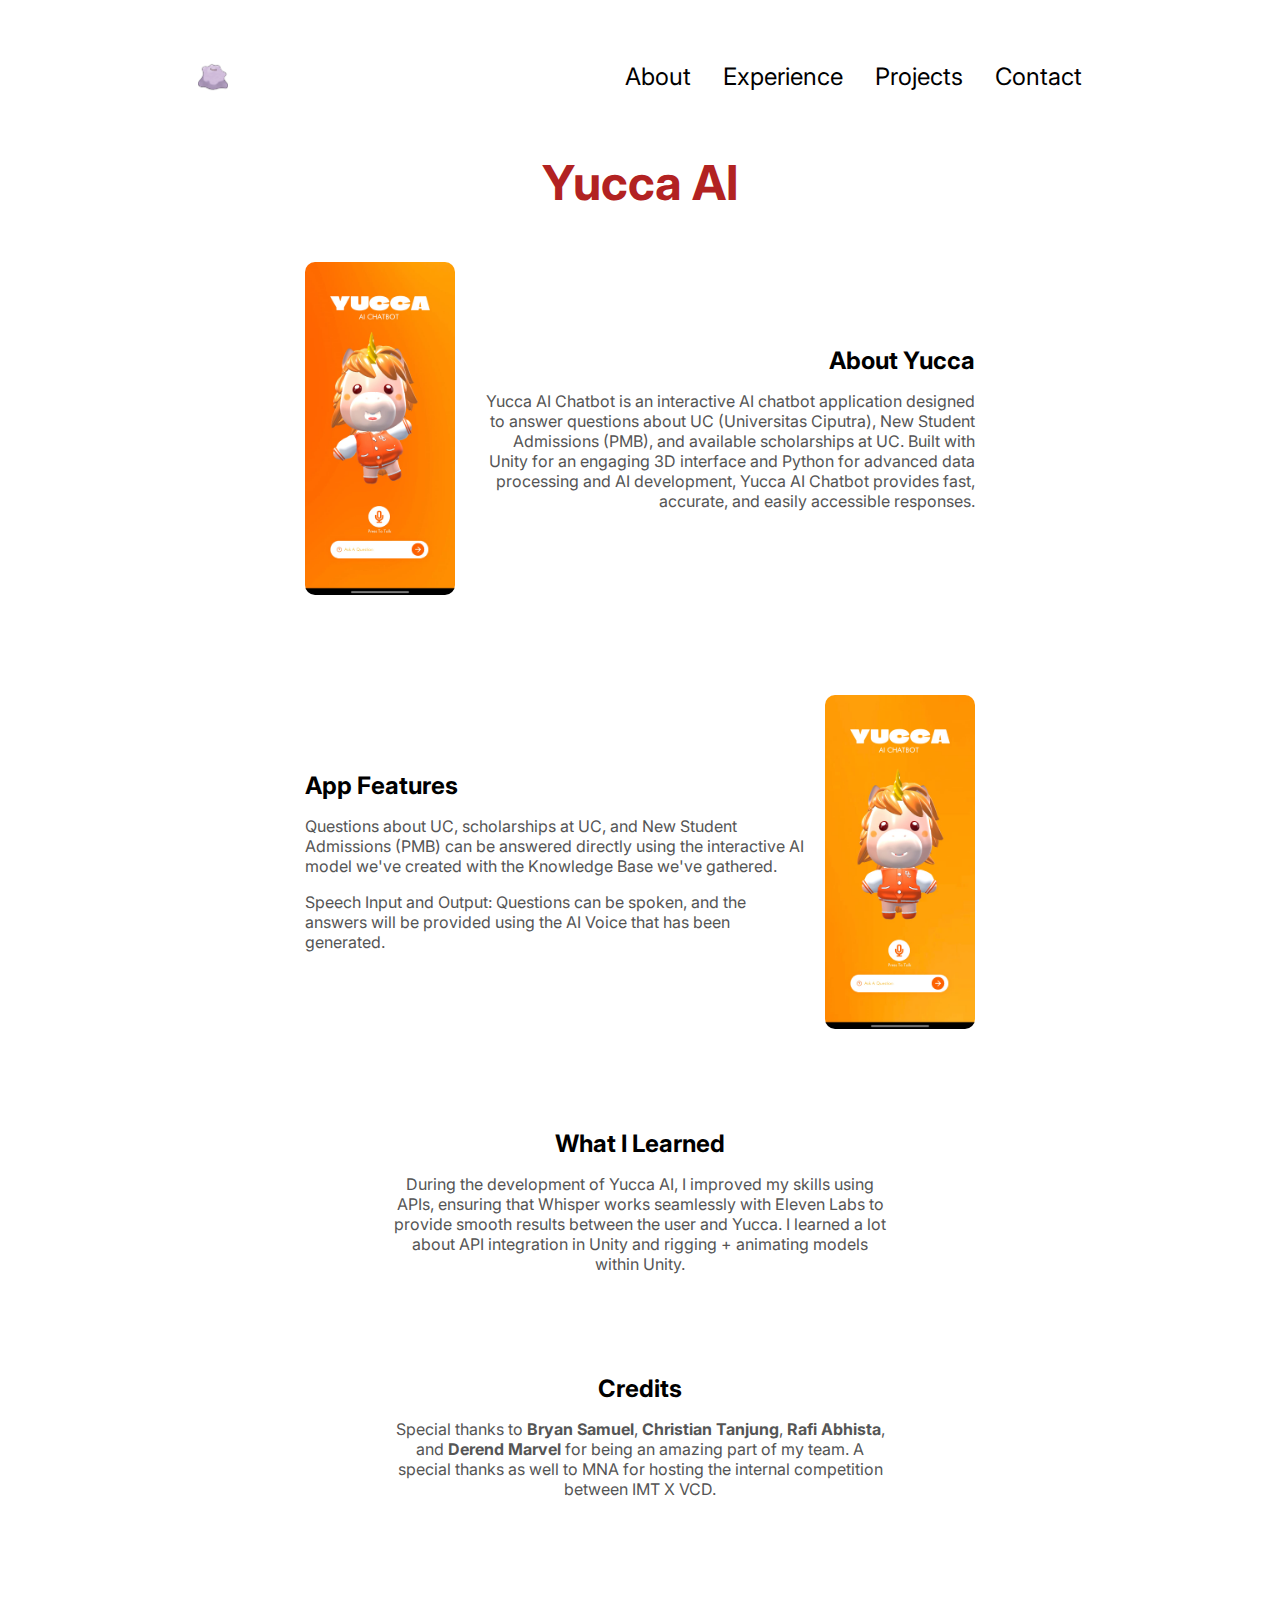
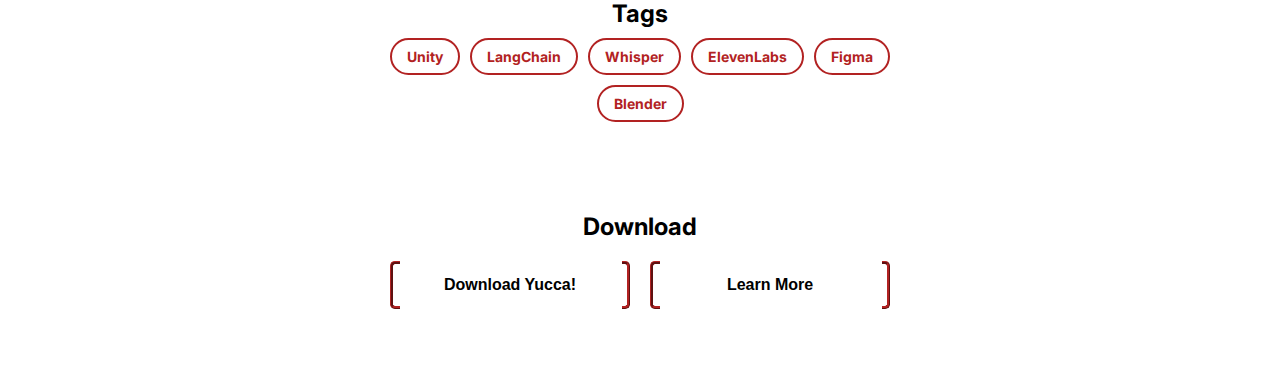
<file: YuccaAI.html>
<!DOCTYPE html>
<html lang="en">
  <head>
    <meta charset="UTF-8" />
    <meta name="viewport" content="width=device-width, initial-scale=1.0" />
    <title>Yucca AI</title>
    <link rel="icon" type="image/png" sizes="32x32" href="/favicon-32x32.png" />

    <style>
      @import url("https://fonts.googleapis.com/css2?family=Inter:ital,opsz,wght@0,14..32,100..900;1,14..32,100..900&display=swap");
      * {
        margin: 0;
        padding: 0;
        box-sizing: border-box;
      }
      .title {
        font-size: 3rem;
        text-align: center;
        color: firebrick;
        margin-top: 0;
      }
      .exploreMy {
        text-align: center;
        font-size: 1rem;
        margin-top: 5rem;
      }
      body {
        font-family: "Inter", serif;
      }
      html {
        scroll-behavior: smooth;
      }
      p {
        margin-top: 1rem;
        color: rgb(85, 85, 85);
      }
      nav,
      .nav-links {
        display: flex;
      }
      nav {
        justify-content: space-around;
        align-items: center;
        height: 17vh;
      }
      .nav-links {
        gap: 2rem;
        list-style: none;
        font-size: 1.5rem;
      }
      a {
        color: black;
        text-decoration: none;
        text-decoration-color: white;
      }
      a:hover {
        color: firebrick;
        text-decoration: underline;
        text-underline-offset: 1rem;
        text-decoration-color: firebrick;
      }
      .logo:hover {
        cursor: default;
      }
      .logo img {
        display: block;
        width: 30px;
        height: auto;
      }
      .content {
        display: flex;
        align-items: center;
        justify-content: center;
        gap: 20px;
        padding: 50px;
        max-width: 900px;
        margin: auto;
      }
      .content img {
        width: 300px;
        height: auto;
        border-radius: 10px;
      }
      .content-text-left {
        max-width: 500px;
        text-align: left;
      }
      .content-text-right {
        max-width: 500px;
        text-align: right;
      }
      .content-text {
        max-width: 500px;
        text-align: center;
      }
      .footer {
        text-align: center;
        padding: 20px;
        margin-top: 20px;
        margin-bottom: 50px;
      }
      button {
        margin-top: 20px;
        width: 15em;
        position: relative;
        height: 3em;
        border: 3px ridge firebrick;
        outline: none;
        background-color: transparent;
        color: black;
        transition: 1s;
        border-radius: 0.3em;
        font-size: 16px;
        font-weight: bold;
        cursor: pointer;
      }

      button::after {
        content: "";
        position: absolute;
        top: -10px;
        left: 3%;
        width: 95%;
        height: 40%;
        background-color: white;
        transition: 0.5s;
        transform-origin: center;
      }

      button::before {
        content: "";
        transform-origin: center;
        position: absolute;
        top: 80%;
        left: 3%;
        width: 95%;
        height: 40%;
        background-color: white;
        transition: 0.5s;
      }

      button:hover::before,
      button:hover::after {
        transform: scale(0);
      }

      button:hover {
        box-shadow: inset 0px 0px 25px snow;
      }
      .btn-container {
        display: flex;
        gap: 20px; /* Adjust the space between buttons */
        justify-content: center; /* Centers buttons horizontally */
      }
      .cred {
        color: rgb(85, 85, 85);
        font-weight: bold;
        text-decoration: none;
        text-decoration-color: white;
      }
      .cred:hover {
        color: firebrick;
        text-decoration: none;
      }
      .tags {
        display: flex;
        justify-content: center;
        flex-wrap: wrap;
        gap: 10px;
        margin-top: 10px;
      }

      .tags span {
        display: inline-block;
        padding: 8px 15px;
        border: 2px solid firebrick;
        border-radius: 50px;
        color: firebrick;
        font-weight: bold;
        font-size: 14px;
        text-align: center;
        transition: 0.3s;
      }

      .tags span:hover {
        background-color: firebrick;
        color: white;
        cursor: pointer;
      }
      img {
        max-width: 150px; /* Reduce image width */
        height: auto;
      }
      #mobile-nav {
        display: none;
      }
    </style>
    <link rel="stylesheet" href="responsive.css" />

  </head>
  <body>
    <nav id="desktop-nav">
      <div class="logo">
        <a href="index.html"><img src="./assets/about.png" alt="" /></a>
      </div>
      <div>
        <ul class="nav-links">
          <li><a href="index.html#about">About</a></li>
          <li><a href="index.html#experience">Experience</a></li>
          <li><a href="index.html#projects">Projects</a></li>
          <li><a href="index.html#contact">Contact</a></li>
        </ul>
      </div>
    </nav>
    <nav id="mobile-nav">
      <div class="logo">
        <a href="index.html"><img src="./assets/about.png" alt="" /></a>
      </div>
      <div class="hamburger-menu" onclick="toggleMenu()">
        <div class="hamburger-icon">
          <span></span>
          <span></span>
          <span></span>
        </div>
      </div>
      <div class="menu-links" id="navLinks">
        <ul>
          <li><a href="index.html#about">About</a></li>
          <li><a href="index.html#experience">Experience</a></li>
          <li><a href="index.html#projects">Projects</a></li>
          <li><a href="index.html#contact">Contact</a></li>
        </ul>
      </div>
    </nav>
    <h1 class="title">Yucca AI</h1>
    <div class="content">
      <img src="./assets/yuuka.jpg" alt="Nusantara Kafe" />
      <div class="content-text-right">
        <h2>About Yucca</h2>
        <p>
          Yucca AI Chatbot is an interactive AI chatbot application designed to
          answer questions about UC (Universitas Ciputra), New Student
          Admissions (PMB), and available scholarships at UC. Built with Unity
          for an engaging 3D interface and Python for advanced data processing
          and AI development, Yucca AI Chatbot provides fast, accurate, and
          easily accessible responses.
        </p>
      </div>
    </div>
    <div class="content">
      <div class="content-text-left">
        <h2>App Features</h2>
        <p>
          Questions about UC, scholarships at UC, and New Student Admissions
          (PMB) can be answered directly using the interactive AI model we've
          created with the Knowledge Base we've gathered.
        </p>
        <p>
          Speech Input and Output: Questions can be spoken, and the answers will
          be provided using the AI Voice that has been generated.
        </p>
      </div>
      <img src="./assets/yuuka1.jpg" alt="Nusantara Kafe" />
    </div>
    <div class="content">
      <div class="content-text">
        <h2>What I Learned</h2>
        <p>
          During the development of Yucca AI, I improved my skills using APIs,
          ensuring that Whisper works seamlessly with Eleven Labs to provide
          smooth results between the user and Yucca. I learned a lot about API
          integration in Unity and rigging + animating models within Unity.
        </p>
      </div>
    </div>
    <div class="content">
      <div class="content-text">
        <h2>Credits</h2>
        <p>
          Special thanks to
          <a href="https://www.linkedin.com/in/bryan-samuel/" class="cred"
            >Bryan Samuel</a
          >,
          <a
            href="https://www.linkedin.com/in/christian-tanjung-79a09b257/"
            class="cred"
            >Christian Tanjung</a
          >,
          <a href="https://www.linkedin.com/in/rafiabhista/" class="cred"
            >Rafi Abhista</a
          >, and
          <a href="https://www.linkedin.com/in/derend-marvel/" class="cred"
            >Derend Marvel</a
          >
          for being an amazing part of my team. A special thanks as well to MNA
          for hosting the internal competition between IMT X VCD.
        </p>
      </div>
    </div>
    <div class="content">
      <div class="content-text">
        <h2>Tags</h2>
        <div class="tags">
          <span>Unity</span>
          <span>LangChain</span>
          <span>Whisper</span>
          <span>ElevenLabs</span>
          <span>Figma</span>
          <span>Blender</span>
        </div>
      </div>
    </div>
    <div class="footer">
      <h2>Download</h2>
      <div class="btn-container">
        <button
          class="btn btn-color-1"
          onclick="window.open('https://drive.google.com/file/d/1gkoLUgrHHhJXdzcf-2UhEkgybCYzk7O8/view?usp=drive_link')"
        >
          Download Yucca!
        </button>
        <button
          class="btn btn-color-2"
          onclick="window.open('https://www.canva.com/design/DAGbkSMYmrE/y-nyGhJjsxdqM4-NHsf1AQ/view?utm_content=DAGbkSMYmrE&utm_campaign=designshare&utm_medium=link2&utm_source=uniquelinks&utlId=hfb297c8871')"
        >
          Learn More
        </button>
      </div>
    </div>
  </body>
  <script src="script.js"></script>
</html>
</file>
<file: responsive.css>
/* Mobile responsive design */
@media only screen and (max-width: 768px) {
  /* Navbar */
  nav {
    height: auto;
    padding: 10px;
    justify-content: space-between;
    position: relative;
  }
  body {
    transition: padding-top 0.3s ease; /* Animate the padding-top of body */
  }
  .logo img {
    width: 25px;
    height: auto;
  }

  .nav-links {
    flex-direction: column;
    gap: 1rem;
    font-size: 1rem;
  }

  /* Title */
  .title {
    font-size: 2rem;
    margin-top: 20px;
  }

  /* Content */
  .content {
    flex-direction: column;
    align-items: center;
    padding: 20px;
    transition: padding-top 0.3s ease; /* Transition for smooth movement */
  }
  .content img {
    width: 100%;
    height: auto;
    border-radius: 10px;
    margin-bottom: 20px;
  }
  .content-text-left,
  .content-text-right,
  .content-text {
    text-align: center;
    max-width: 100%;
    padding: 0 10px;
  }

  .content-text-right {
    order: -1; /* Move to top on smaller screens */
  }

  /* Footer */
  .footer {
    padding: 10px;
  }

  /* Button */
  button {
    width: 100%;
    font-size: 14px;
    padding: 12px;
  }

  /* Tags */
  .tags {
    justify-content: center;
    gap: 8px;
  }
  .tags span {
    font-size: 12px;
    padding: 6px 12px;
  }

  #desktop-nav {
    display: none;
  }

  #mobile-nav {
    display: block;
  }

  .hamburger-menu {
    display: block;
  }
  a:hover {
    text-decoration: none;
  }
  /* Fixed Hamburger Icon at top right */
  .hamburger-icon {
    position: fixed; /* Fixed position */
    right: 10px;
    top: 10px;
    display: flex;
    flex-direction: column;
    justify-content: center;
    align-items: center;
    width: 40px;
    height: 40px;
    cursor: pointer;
    gap: 5px;
    z-index: 20; /* Keep it above the menu */
  }

  body.menu-open .title {
    padding-top: 10rem; /* Adds space to move the title down when the menu is opened */
    transition: padding-top 0.3s ease; /* Animate the title's padding-top change */
  }

  .hamburger-icon span {
    display: block;
    width: 30px;
    height: 4px;
    background-color: black;
    transition: transform 0.3s ease, opacity 0.3s ease;
  }
  body.menu-open .title {
    transition: transform 0.3s ease, opacity 0.3s ease;
  }

  .hamburger-icon.open span:first-child {
    transform: rotate(45deg) translate(5px, 5px);
  }

  .hamburger-icon.open span:nth-child(2) {
    opacity: 0;
  }

  .hamburger-icon.open span:last-child {
    transform: rotate(-45deg) translate(5px, -5px);
  }

  .hamburger-icon span:first-child,
  .hamburger-icon span:last-child {
    transform: none;
  }

  #mobile-nav .menu-links {
    display: none; /* Hide the menu links initially */
    flex-direction: column;
    gap: 1rem;
    background-color: white;
    position: absolute;
    top: 60px;
    right: 10px;
    width: 200px;
    z-index: 10;
  }

  #mobile-nav .menu-links.open {
    display: block; /* Show menu when active */
  }

  .menu-links ul {
    list-style-type: none;
    padding: none;
    margin: none;
    text-align: right;
  }
  #mobile-nav .menu-links ul li a {
    display: block;      /* Ensure the links take the full width of the li */
    padding: 5px;  /* Add padding to links for better spacing */
    font-size: 1.5rem;   /* Increase font size for the text inside links */
    font-weight: bold;
  }
  button {
    width: 15em;
  }
}
</file>
